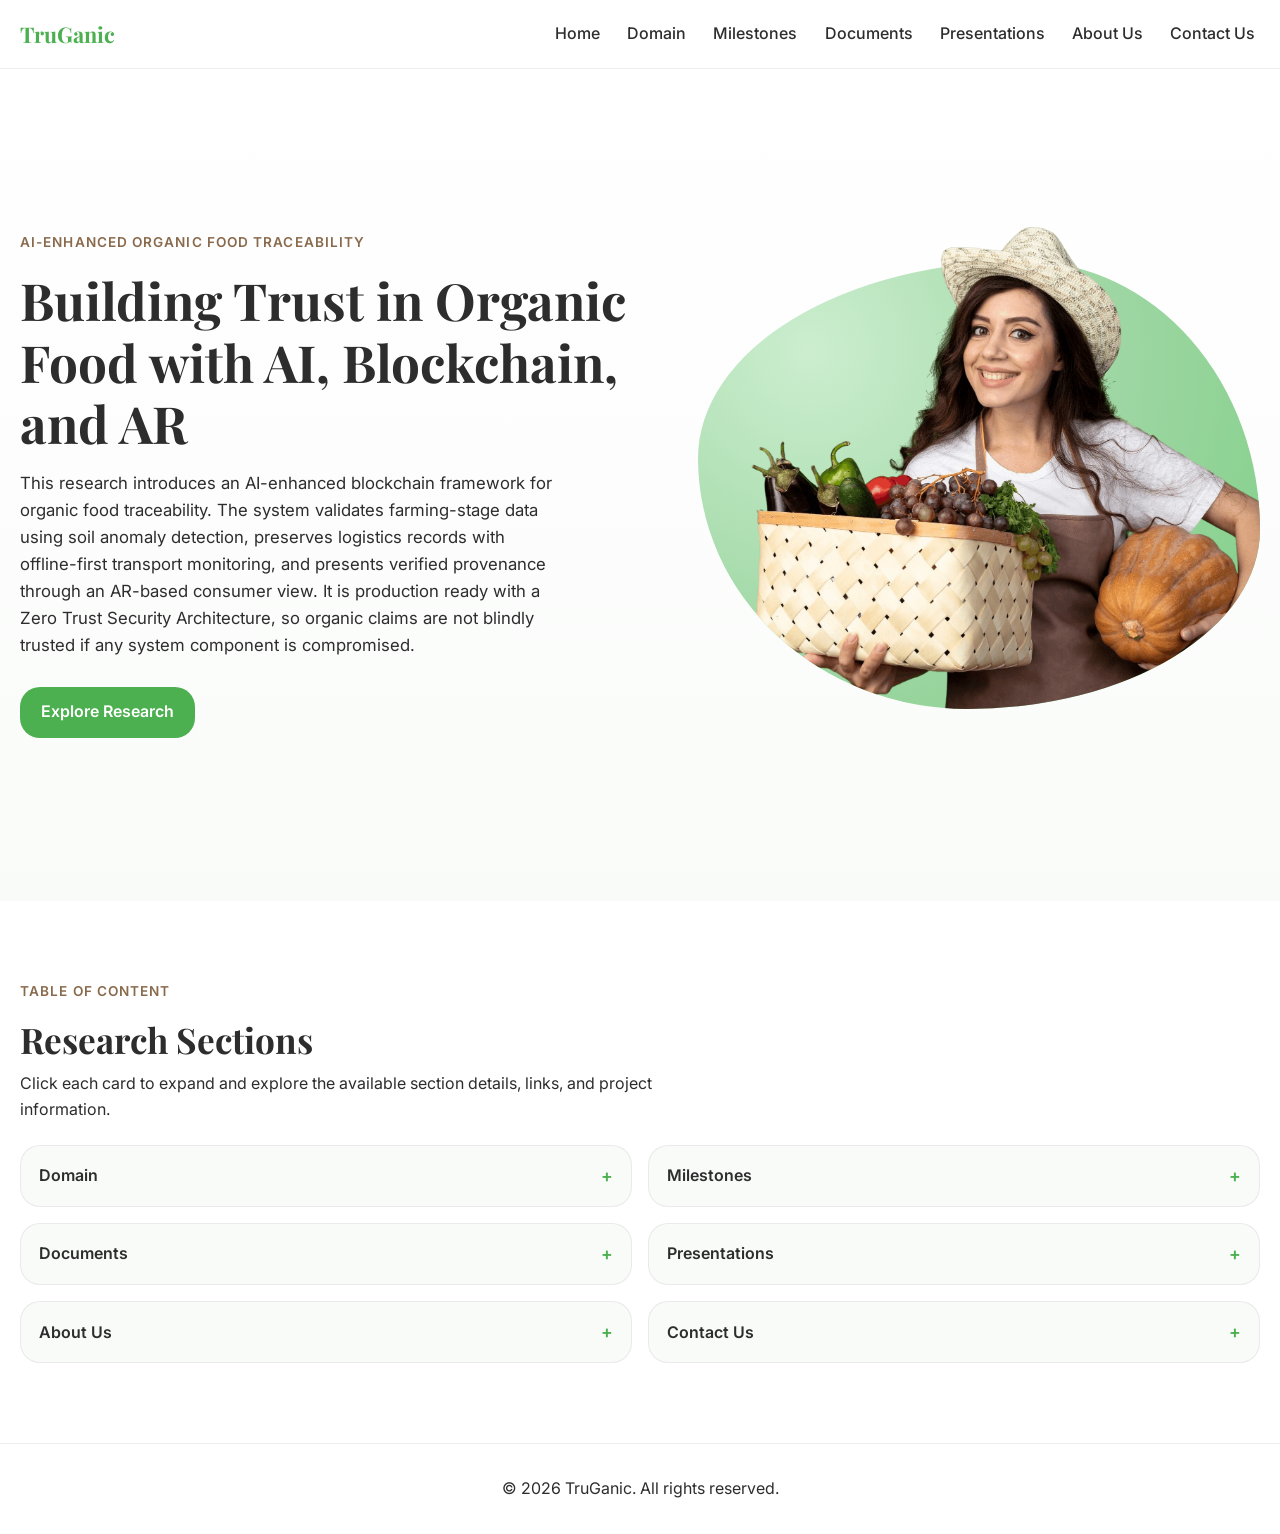
<file: index.html>
<!doctype html>
<html lang="en">
  <head>
    <meta charset="UTF-8" />
    <meta name="viewport" content="width=device-width, initial-scale=1.0" />
    <title>TruGanic | Home</title>
    <meta
      name="description"
      content="Production-ready organic food traceability platform with AI, blockchain, AR, and Zero Trust security architecture."
    />
    <link rel="preconnect" href="https://fonts.googleapis.com" />
    <link rel="preconnect" href="https://fonts.gstatic.com" crossorigin />
    <link
      href="https://fonts.googleapis.com/css2?family=Inter:wght@400;500;600;700&family=Playfair+Display:wght@600;700&display=swap"
      rel="stylesheet"
    />
    <link rel="stylesheet" href="./css/style.css" />
  </head>
  <body>
    <header class="site-header">
      <nav class="navbar container" aria-label="Main navigation">
        <a href="#" class="brand">TruGanic</a>
        <button
          class="nav-toggle"
          type="button"
          aria-expanded="false"
          aria-controls="primary-menu"
        >
          Menu
        </button>
        <ul class="nav-links" id="primary-menu">
          <li><a href="#">Home</a></li>
          <li><a href="./domain.html">Domain</a></li>
          <li><a href="./milestones.html">Milestones</a></li>
          <li><a href="./documents.html">Documents</a></li>
          <li><a href="./presentations.html">Presentations</a></li>
          <li><a href="./about.html">About Us</a></li>
          <li><a href="./contact.html">Contact Us</a></li>
        </ul>
      </nav>
    </header>

    <main>
      <section class="hero section-spacing">
        <div class="hero-inner container">
          <div class="hero-content">
            <p class="eyebrow">AI-Enhanced Organic Food Traceability</p>
            <h1>Building Trust in Organic Food with AI, Blockchain, and AR</h1>
            <p class="hero-text">
              This research introduces an AI-enhanced blockchain framework for
              organic food traceability. The system validates farming-stage
              data using soil anomaly detection, preserves logistics records
              with offline-first transport monitoring, and presents verified
              provenance through an AR-based consumer view. It is production
              ready with a Zero Trust Security Architecture, so organic claims
              are not blindly trusted if any system component is compromised.
            </p>
            <a href="#table-of-content" class="btn-primary">Explore Research</a>
          </div>

          <div class="hero-visual" aria-label="Gardener illustration">
            <div class="blob">
              <div class="blob-bottom-clip" aria-hidden="true">
                <img
                  class="hero-person hero-person-base"
                  src="./assets/images/smiling-young-female-gardener-uniform-wearing-gardening-hat-holds-vegetable-basket-pumpkin-isolated-green-wall-with-copy-space.webp"
                  alt=""
                />
              </div>
              <img
                class="hero-person hero-person-pop"
                src="./assets/images/smiling-young-female-gardener-uniform-wearing-gardening-hat-holds-vegetable-basket-pumpkin-isolated-green-wall-with-copy-space.webp"
                alt="Smiling gardener holding fresh organic produce"
              />
            </div>
          </div>
        </div>
      </section>

      <section id="table-of-content" class="toc section-spacing">
        <div class="container">
          <p class="eyebrow">Table of Content</p>
          <h2 class="toc-title">Research Sections</h2>
          <p class="toc-text">
            Click each card to expand and explore the available section
            details, links, and project information.
          </p>
          <div class="toc-grid">
            <details id="domain-card" class="toc-card">
              <summary>Domain</summary>
              <div class="toc-card-body">
                <p>
                  This section presents the domain details of the project and
                  summarizes the key findings gathered through the literature
                  survey.
                </p>
                <ul class="toc-list">
                  <li>Literature survey</li>
                  <li>Research gap</li>
                  <li>Research problem</li>
                  <li>Research objectives</li>
                  <li>Methodology</li>
                  <li>Technologies used</li>
                </ul>
                <a href="./domain.html" class="toc-more-btn">Go to Section</a>
              </div>
            </details>
            <details id="milestones-card" class="toc-card">
              <summary>Milestones</summary>
              <div class="toc-card-body">
                <p>
                  This section covers all project assessments with assessment
                  details, scheduled date, and allocated marks.
                </p>
                <p class="toc-select-label">
                  Choose an assessment
                </p>
                <div class="modern-select" id="milestone-select">
                  <button
                    type="button"
                    class="modern-select-trigger"
                    aria-expanded="false"
                  >
                    <span class="modern-select-value">Project Proposal</span>
                    <span class="modern-select-chevron" aria-hidden="true"></span>
                  </button>
                  <ul class="modern-select-menu">
                    <li>
                      <button type="button" class="modern-select-option is-active" data-value="proposal">
                        Project Proposal
                      </button>
                    </li>
                    <li>
                      <button type="button" class="modern-select-option" data-value="progress-1">
                        Progress Presentation - 1
                      </button>
                    </li>
                    <li>
                      <button type="button" class="modern-select-option" data-value="progress-2">
                        Progress Presentation - 2
                      </button>
                    </li>
                    <li>
                      <button type="button" class="modern-select-option" data-value="research-paper">
                        Research Paper
                      </button>
                    </li>
                    <li>
                      <button type="button" class="modern-select-option" data-value="final-report">
                        Final Report &amp; Presentation
                      </button>
                    </li>
                    <li>
                      <button type="button" class="modern-select-option" data-value="checklist">
                        CheckList Documents
                      </button>
                    </li>
                    <li>
                      <button type="button" class="modern-select-option" data-value="website">
                        Website
                      </button>
                    </li>
                    <li>
                      <button type="button" class="modern-select-option" data-value="log-book">
                        Log Book
                      </button>
                    </li>
                  </ul>
                </div>
                <div class="milestone-panel">
                  <div class="milestone-item is-active" data-milestone="proposal">
                    <p><strong>Assessment:</strong> Project Proposal</p>
                    <p><strong>Date:</strong> TBA</p>
                    <p><strong>Marks:</strong> TBA</p>
                  </div>
                  <div class="milestone-item" data-milestone="progress-1">
                    <p><strong>Assessment:</strong> Progress Presentation - 1</p>
                    <p><strong>Date:</strong> TBA</p>
                    <p><strong>Marks:</strong> TBA</p>
                  </div>
                  <div class="milestone-item" data-milestone="progress-2">
                    <p><strong>Assessment:</strong> Progress Presentation - 2</p>
                    <p><strong>Date:</strong> TBA</p>
                    <p><strong>Marks:</strong> TBA</p>
                  </div>
                  <div class="milestone-item" data-milestone="research-paper">
                    <p><strong>Assessment:</strong> Research Paper</p>
                    <p><strong>Date:</strong> TBA</p>
                    <p><strong>Marks:</strong> TBA</p>
                  </div>
                  <div class="milestone-item" data-milestone="final-report">
                    <p><strong>Assessment:</strong> Final Report &amp; Presentation</p>
                    <p><strong>Date:</strong> TBA</p>
                    <p><strong>Marks:</strong> TBA</p>
                  </div>
                  <div class="milestone-item" data-milestone="checklist">
                    <p><strong>Assessment:</strong> CheckList Documents</p>
                    <p><strong>Date:</strong> TBA</p>
                    <p><strong>Marks:</strong> TBA</p>
                  </div>
                  <div class="milestone-item" data-milestone="website">
                    <p><strong>Assessment:</strong> Website</p>
                    <p><strong>Date:</strong> TBA</p>
                    <p><strong>Marks:</strong> TBA</p>
                  </div>
                  <div class="milestone-item" data-milestone="log-book">
                    <p><strong>Assessment:</strong> Log Book</p>
                    <p><strong>Date:</strong> TBA</p>
                    <p><strong>Marks:</strong> TBA</p>
                  </div>
                </div>
                <a href="./milestones.html" class="toc-more-btn">Go to Section</a>
              </div>
            </details>
            <details id="documents-card" class="toc-card">
              <summary>Documents</summary>
              <div class="toc-card-body">
                <p>
                  This section lists produced and pending project documents.
                  Links are provided for users to view each item.
                </p>
                <ul class="toc-list">
                  <li><a href="./documents.html#project-charter">Project Charter</a></li>
                  <li><a href="./documents.html#project-taf">Project TAF</a></li>
                  <li><a href="./documents.html#project-proposals">Project Proposals</a></li>
                  <li><a href="./documents.html#final-reports">Final Reports</a></li>
                  <li><a href="./documents.html#log-books">Log Books</a></li>
                  <li><a href="./documents.html#research-paper">Research Paper</a></li>
                </ul>
                <a href="./documents.html" class="toc-more-btn">Go to Section</a>
              </div>
            </details>
            <details id="presentations-card" class="toc-card">
              <summary>Presentations</summary>
              <div class="toc-card-body">
                <p>
                  This section provides slides used in past presentations and
                  keeps provision for future presentation uploads.
                </p>
                <ul class="toc-list">
                  <li><a href="./presentations.html#proposal-presentation">Proposal Presentation</a></li>
                  <li><a href="./presentations.html#progress-presentation-1">Progress Presentation - 1</a></li>
                  <li><a href="./presentations.html#progress-presentation-2">Progress Presentation - 2</a></li>
                  <li><a href="./presentations.html#final-presentation">Final Presentation</a></li>
                </ul>
                <a href="./presentations.html" class="toc-more-btn">Go to Section</a>
              </div>
            </details>
            <details id="about-card" class="toc-card">
              <summary>About Us</summary>
              <div class="toc-card-body">
                <p>
                  This section introduces the team and key background
                  information related to the project members.
                </p>
                <ul class="toc-list">
                  <li>Group members</li>
                  <li>Identification photograph</li>
                  <li>Contact details</li>
                  <li>Relevant information</li>
                </ul>
                <a href="./about.html" class="toc-more-btn">Go to Section</a>
              </div>
            </details>
            <details id="contact-card" class="toc-card">
              <summary>Contact Us</summary>
              <div class="toc-card-body">
                <p>
                  This section provides general communication channels for
                  project inquiries and stakeholder coordination.
                </p>
                <ul class="toc-list">
                  <li>General contact phone numbers</li>
                  <li>General contact e-mail addresses</li>
                  <li>General e-mail template</li>
                </ul>
                <a href="./contact.html" class="toc-more-btn">Go to Section</a>
              </div>
            </details>
          </div>
        </div>
      </section>
    </main>

    <footer class="site-footer">
      <div class="container">
        <p>&copy; 2026 TruGanic. All rights reserved.</p>
      </div>
    </footer>

    <script src="./js/main.js"></script>
  </body>
</html>
</file>
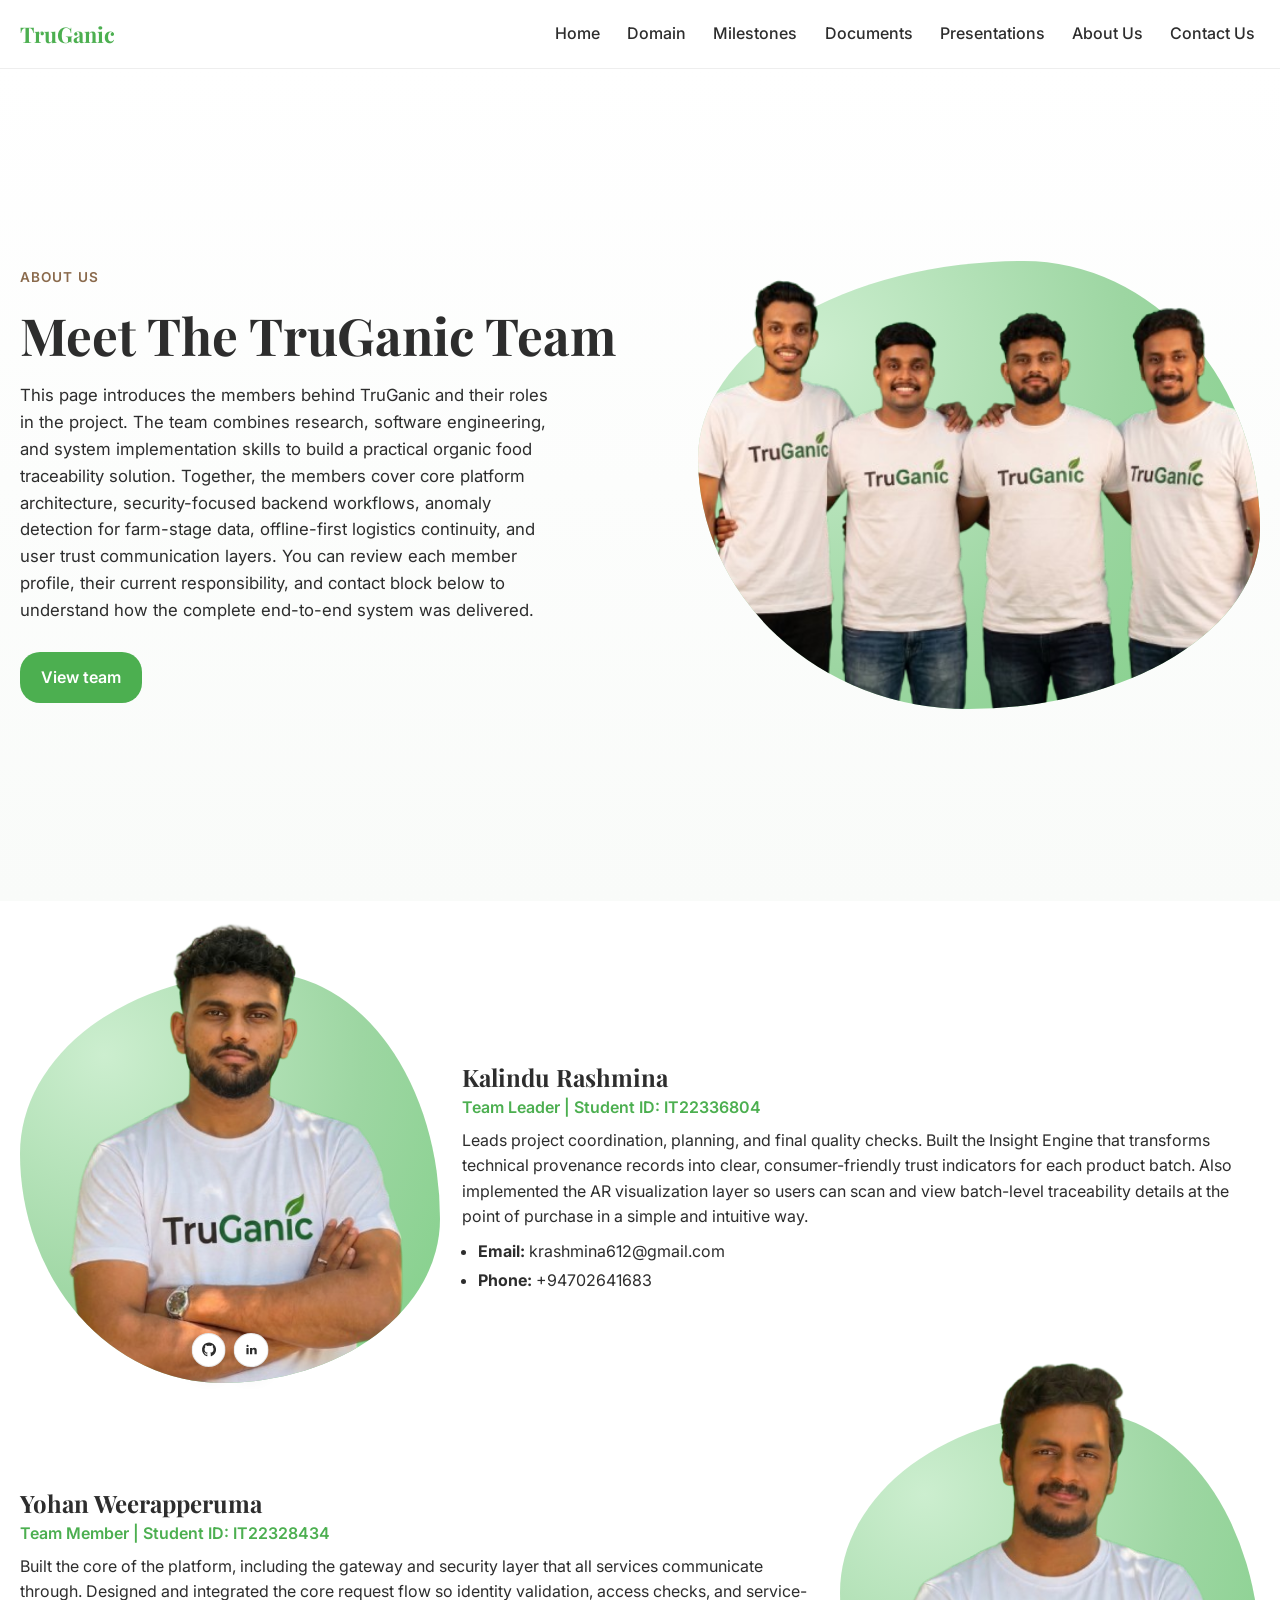
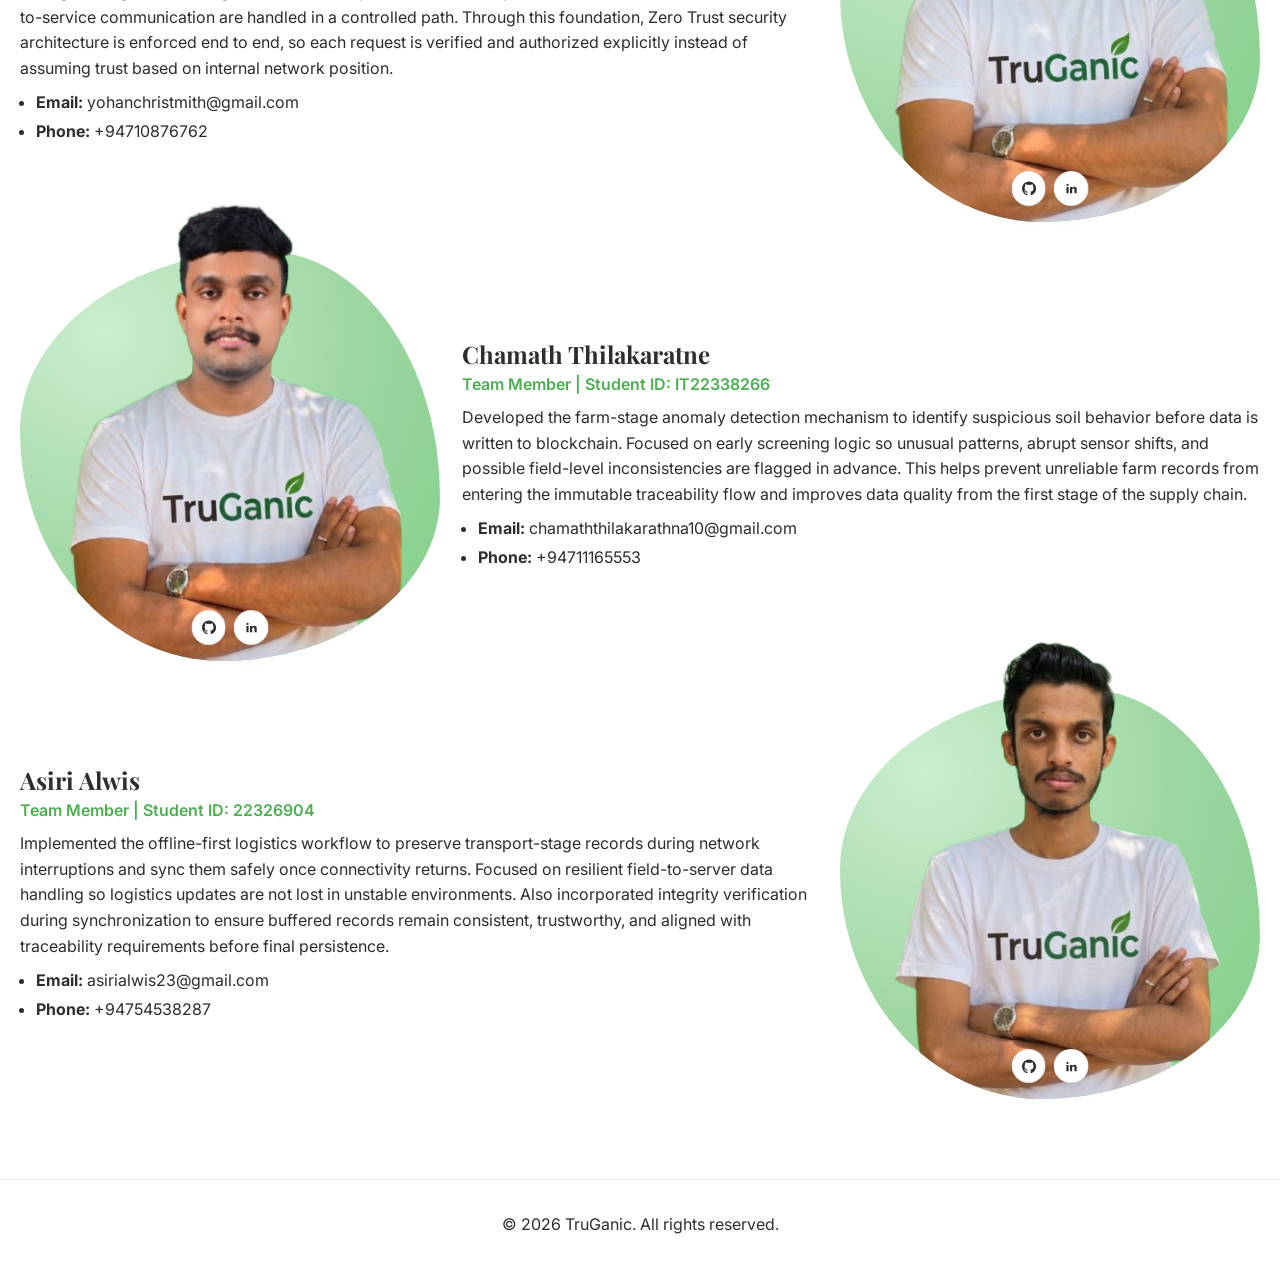
<file: about.html>
<!doctype html>
<html lang="en">
  <head>
    <meta charset="UTF-8" />
    <meta name="viewport" content="width=device-width, initial-scale=1.0" />
    <title>TruGanic | About Us</title>
    <meta
      name="description"
      content="About the TruGanic project team, including member profiles and contact information."
    />
    <link rel="preconnect" href="https://fonts.googleapis.com" />
    <link rel="preconnect" href="https://fonts.gstatic.com" crossorigin />
    <link
      href="https://fonts.googleapis.com/css2?family=Inter:wght@400;500;600;700&family=Playfair+Display:wght@600;700&display=swap"
      rel="stylesheet"
    />
    <link rel="stylesheet" href="./css/style.css" />
  </head>
  <body>
    <header class="site-header">
      <nav class="navbar container" aria-label="Main navigation">
        <a href="./index.html" class="brand">TruGanic</a>
        <button
          class="nav-toggle"
          type="button"
          aria-expanded="false"
          aria-controls="primary-menu"
        >
          Menu
        </button>
        <ul class="nav-links" id="primary-menu">
          <li><a href="./index.html">Home</a></li>
          <li><a href="./domain.html">Domain</a></li>
          <li><a href="./milestones.html">Milestones</a></li>
          <li><a href="./documents.html">Documents</a></li>
          <li><a href="./presentations.html">Presentations</a></li>
          <li><a href="./about.html" aria-current="page">About Us</a></li>
          <li><a href="./contact.html">Contact Us</a></li>
        </ul>
      </nav>
    </header>

    <main>
      <section class="hero hero--about section-spacing">
        <div class="hero-inner container">
          <div class="hero-content">
            <p class="eyebrow">About Us</p>
            <h1>Meet The TruGanic Team</h1>
            <p class="hero-text">
              This page introduces the members behind TruGanic and their roles in
              the project. The team combines research, software engineering, and
              system implementation skills to build a practical organic food
              traceability solution. Together, the members cover core platform
              architecture, security-focused backend workflows, anomaly detection
              for farm-stage data, offline-first logistics continuity, and user
              trust communication layers. You can review each member profile,
              their current responsibility, and contact block below to understand
              how the complete end-to-end system was delivered.
            </p>
            <a href="#team-members" class="btn-primary">View team</a>
          </div>
          <div class="hero-visual" aria-label="TruGanic team portrait">
            <div class="blob">
              <div class="blob-bottom-clip" aria-hidden="true">
                <img
                  class="hero-person hero-person-base"
                  src="./assets/images/aboutusHero.png"
                  alt=""
                />
              </div>
              <img
                class="hero-person hero-person-pop"
                src="./assets/images/aboutusHero.png"
                alt="TruGanic project team group photo"
              />
            </div>
          </div>
        </div>
      </section>

      <section class="about-team section-spacing" id="team-members">
        <div class="container">
          <div class="team-members">
            <article class="team-member-card" id="kalindu-member">
              <div class="team-member-photo-wrap">
                <div class="team-member-photo-clip" aria-hidden="true">
                  <img
                    class="team-member-photo team-member-photo-base"
                    src="./assets/images/kalindu.png"
                    alt=""
                  />
                </div>
                <img
                  class="team-member-photo team-member-photo-pop"
                  src="./assets/images/kalindu.png"
                  alt="Kalindu profile photo"
                />
                <div class="team-member-social">
                  <a href="https://github.com/k-rashmina" class="social-icon-link" target="_blank" rel="noopener noreferrer" aria-label="Kalindu GitHub">
                    <svg viewBox="0 0 24 24" aria-hidden="true"><path d="M12 2a10 10 0 0 0-3.16 19.49c.5.09.68-.22.68-.48v-1.87c-2.78.61-3.37-1.18-3.37-1.18-.45-1.15-1.1-1.45-1.1-1.45-.9-.62.07-.61.07-.61 1 .07 1.52 1.02 1.52 1.02.88 1.5 2.31 1.07 2.87.82.09-.64.35-1.07.63-1.32-2.22-.25-4.55-1.11-4.55-4.93 0-1.09.39-1.99 1.02-2.69-.1-.25-.44-1.28.1-2.66 0 0 .83-.27 2.72 1.03a9.43 9.43 0 0 1 4.96 0c1.89-1.3 2.72-1.03 2.72-1.03.54 1.38.2 2.41.1 2.66.64.7 1.02 1.6 1.02 2.69 0 3.83-2.33 4.67-4.56 4.92.36.31.67.92.67 1.86V21c0 .27.18.58.69.48A10 10 0 0 0 12 2Z"/></svg>
                  </a>
                  <a href="https://www.linkedin.com/in/kalindu-rashmina/" class="social-icon-link" target="_blank" rel="noopener noreferrer" aria-label="Kalindu LinkedIn">
                    <svg viewBox="0 0 24 24" aria-hidden="true"><path d="M6.94 8.5a1.56 1.56 0 1 1 0-3.12 1.56 1.56 0 0 1 0 3.12ZM8.5 10H5.38v8.62H8.5V10Zm5 0H10.4v8.62h3.1v-4.53c0-2.52 3.28-2.72 3.28 0v4.53h3.12V13c0-4.24-4.8-4.08-6.4-2v-1Z"/></svg>
                  </a>
                </div>
              </div>
              <div class="team-member-content">
                <h2 class="team-member-name">Kalindu Rashmina</h2>
                <p class="team-role">Team Leader | Student ID: IT22336804</p>
                <p class="team-description">
                  Leads project coordination, planning, and final quality checks.
                  Built the Insight Engine that transforms technical provenance
                  records into clear, consumer-friendly trust indicators for each
                  product batch. Also implemented the AR visualization layer so
                  users can scan and view batch-level traceability details at the
                  point of purchase in a simple and intuitive way.
                </p>
                <ul class="team-contact-list">
                  <li><strong>Email:</strong> krashmina612@gmail.com</li>
                  <li><strong>Phone:</strong> +94702641683</li>
                </ul>
              </div>
            </article>

            <article class="team-member-card" id="yohan-member">
              <div class="team-member-photo-wrap">
                <div class="team-member-photo-clip" aria-hidden="true">
                  <img
                    class="team-member-photo team-member-photo-base"
                    src="./assets/images/yohan.png"
                    alt=""
                  />
                </div>
                <img
                  class="team-member-photo team-member-photo-pop"
                  src="./assets/images/yohan.png"
                  alt="Yohan profile photo"
                />
                <div class="team-member-social">
                  <a href="https://github.com/Yohan-Christmith" class="social-icon-link" target="_blank" rel="noopener noreferrer" aria-label="Yohan GitHub">
                    <svg viewBox="0 0 24 24" aria-hidden="true"><path d="M12 2a10 10 0 0 0-3.16 19.49c.5.09.68-.22.68-.48v-1.87c-2.78.61-3.37-1.18-3.37-1.18-.45-1.15-1.1-1.45-1.1-1.45-.9-.62.07-.61.07-.61 1 .07 1.52 1.02 1.52 1.02.88 1.5 2.31 1.07 2.87.82.09-.64.35-1.07.63-1.32-2.22-.25-4.55-1.11-4.55-4.93 0-1.09.39-1.99 1.02-2.69-.1-.25-.44-1.28.1-2.66 0 0 .83-.27 2.72 1.03a9.43 9.43 0 0 1 4.96 0c1.89-1.3 2.72-1.03 2.72-1.03.54 1.38.2 2.41.1 2.66.64.7 1.02 1.6 1.02 2.69 0 3.83-2.33 4.67-4.56 4.92.36.31.67.92.67 1.86V21c0 .27.18.58.69.48A10 10 0 0 0 12 2Z"/></svg>
                  </a>
                  <a href="https://www.linkedin.com/in/yohanchristmith" class="social-icon-link" target="_blank" rel="noopener noreferrer" aria-label="Yohan LinkedIn">
                    <svg viewBox="0 0 24 24" aria-hidden="true"><path d="M6.94 8.5a1.56 1.56 0 1 1 0-3.12 1.56 1.56 0 0 1 0 3.12ZM8.5 10H5.38v8.62H8.5V10Zm5 0H10.4v8.62h3.1v-4.53c0-2.52 3.28-2.72 3.28 0v4.53h3.12V13c0-4.24-4.8-4.08-6.4-2v-1Z"/></svg>
                  </a>
                </div>
              </div>
              <div class="team-member-content">
                <h2 class="team-member-name">Yohan Weerapperuma</h2>
                <p class="team-role">Team Member | Student ID: IT22328434</p>
                <p class="team-description">
                  Built the core of the platform, including the gateway and
                  security layer that all services communicate through. Designed
                  and integrated the core request flow so identity validation,
                  access checks, and service-to-service communication are handled
                  in a controlled path. Through this foundation, Zero Trust
                  security architecture is enforced end to end, so each request is
                  verified and authorized explicitly instead of assuming trust
                  based on internal network position.
                </p>
                <ul class="team-contact-list">
                  <li><strong>Email:</strong> yohanchristmith@gmail.com</li>
                  <li><strong>Phone:</strong> +94710876762</li>
                </ul>
              </div>
            </article>

            <article class="team-member-card" id="chamath-member">
              <div class="team-member-photo-wrap">
                <div class="team-member-photo-clip" aria-hidden="true">
                  <img
                    class="team-member-photo team-member-photo-base"
                    src="./assets/images/chamath.png"
                    alt=""
                  />
                </div>
                <img
                  class="team-member-photo team-member-photo-pop"
                  src="./assets/images/chamath.png"
                  alt="Chamath profile photo"
                />
                <div class="team-member-social">
                  <a href="https://github.com/ChamathNT" class="social-icon-link" target="_blank" rel="noopener noreferrer" aria-label="Chamath GitHub">
                    <svg viewBox="0 0 24 24" aria-hidden="true"><path d="M12 2a10 10 0 0 0-3.16 19.49c.5.09.68-.22.68-.48v-1.87c-2.78.61-3.37-1.18-3.37-1.18-.45-1.15-1.1-1.45-1.1-1.45-.9-.62.07-.61.07-.61 1 .07 1.52 1.02 1.52 1.02.88 1.5 2.31 1.07 2.87.82.09-.64.35-1.07.63-1.32-2.22-.25-4.55-1.11-4.55-4.93 0-1.09.39-1.99 1.02-2.69-.1-.25-.44-1.28.1-2.66 0 0 .83-.27 2.72 1.03a9.43 9.43 0 0 1 4.96 0c1.89-1.3 2.72-1.03 2.72-1.03.54 1.38.2 2.41.1 2.66.64.7 1.02 1.6 1.02 2.69 0 3.83-2.33 4.67-4.56 4.92.36.31.67.92.67 1.86V21c0 .27.18.58.69.48A10 10 0 0 0 12 2Z"/></svg>
                  </a>
                  <a href="https://www.linkedin.com/in/chamath-thilakarathna-a3503a25a" class="social-icon-link" target="_blank" rel="noopener noreferrer" aria-label="Chamath LinkedIn">
                    <svg viewBox="0 0 24 24" aria-hidden="true"><path d="M6.94 8.5a1.56 1.56 0 1 1 0-3.12 1.56 1.56 0 0 1 0 3.12ZM8.5 10H5.38v8.62H8.5V10Zm5 0H10.4v8.62h3.1v-4.53c0-2.52 3.28-2.72 3.28 0v4.53h3.12V13c0-4.24-4.8-4.08-6.4-2v-1Z"/></svg>
                  </a>
                </div>
              </div>
              <div class="team-member-content">
                <h2 class="team-member-name">Chamath Thilakaratne</h2>
                <p class="team-role">Team Member | Student ID: IT22338266</p>
                <p class="team-description">
                  Developed the farm-stage anomaly detection mechanism to identify
                  suspicious soil behavior before data is written to blockchain.
                  Focused on early screening logic so unusual patterns, abrupt
                  sensor shifts, and possible field-level inconsistencies are
                  flagged in advance. This helps prevent unreliable farm records
                  from entering the immutable traceability flow and improves data
                  quality from the first stage of the supply chain.
                </p>
                <ul class="team-contact-list">
                  <li><strong>Email:</strong> chamaththilakarathna10@gmail.com</li>
                  <li><strong>Phone:</strong> +94711165553</li>
                </ul>
              </div>
            </article>

            <article class="team-member-card" id="asiri-member">
              <div class="team-member-photo-wrap">
                <div class="team-member-photo-clip" aria-hidden="true">
                  <img
                    class="team-member-photo team-member-photo-base"
                    src="./assets/images/asiri.png"
                    alt=""
                  />
                </div>
                <img
                  class="team-member-photo team-member-photo-pop"
                  src="./assets/images/asiri.png"
                  alt="Asiri profile photo"
                />
                <div class="team-member-social">
                  <a href="https://github.com/asirialwis" class="social-icon-link" target="_blank" rel="noopener noreferrer" aria-label="Asiri GitHub">
                    <svg viewBox="0 0 24 24" aria-hidden="true"><path d="M12 2a10 10 0 0 0-3.16 19.49c.5.09.68-.22.68-.48v-1.87c-2.78.61-3.37-1.18-3.37-1.18-.45-1.15-1.1-1.45-1.1-1.45-.9-.62.07-.61.07-.61 1 .07 1.52 1.02 1.52 1.02.88 1.5 2.31 1.07 2.87.82.09-.64.35-1.07.63-1.32-2.22-.25-4.55-1.11-4.55-4.93 0-1.09.39-1.99 1.02-2.69-.1-.25-.44-1.28.1-2.66 0 0 .83-.27 2.72 1.03a9.43 9.43 0 0 1 4.96 0c1.89-1.3 2.72-1.03 2.72-1.03.54 1.38.2 2.41.1 2.66.64.7 1.02 1.6 1.02 2.69 0 3.83-2.33 4.67-4.56 4.92.36.31.67.92.67 1.86V21c0 .27.18.58.69.48A10 10 0 0 0 12 2Z"/></svg>
                  </a>
                  <a href="https://www.linkedin.com/in/asiri-alwis/" class="social-icon-link" target="_blank" rel="noopener noreferrer" aria-label="Asiri LinkedIn">
                    <svg viewBox="0 0 24 24" aria-hidden="true"><path d="M6.94 8.5a1.56 1.56 0 1 1 0-3.12 1.56 1.56 0 0 1 0 3.12ZM8.5 10H5.38v8.62H8.5V10Zm5 0H10.4v8.62h3.1v-4.53c0-2.52 3.28-2.72 3.28 0v4.53h3.12V13c0-4.24-4.8-4.08-6.4-2v-1Z"/></svg>
                  </a>
                </div>
              </div>
              <div class="team-member-content">
                <h2 class="team-member-name">Asiri Alwis</h2>
                <p class="team-role">Team Member | Student ID: 22326904</p>
                <p class="team-description">
                  Implemented the offline-first logistics workflow to preserve
                  transport-stage records during network interruptions and sync
                  them safely once connectivity returns. Focused on resilient
                  field-to-server data handling so logistics updates are not lost
                  in unstable environments. Also incorporated integrity
                  verification during synchronization to ensure buffered records
                  remain consistent, trustworthy, and aligned with traceability
                  requirements before final persistence.
                </p>
                <ul class="team-contact-list">
                  <li><strong>Email:</strong> asirialwis23@gmail.com</li>
                  <li><strong>Phone:</strong> +94754538287</li>
                </ul>
              </div>
            </article>
          </div>
        </div>
      </section>
    </main>

    <footer class="site-footer">
      <div class="container">
        <p>&copy; 2026 TruGanic. All rights reserved.</p>
      </div>
    </footer>

    <script src="./js/main.js"></script>
  </body>
</html>
</file>
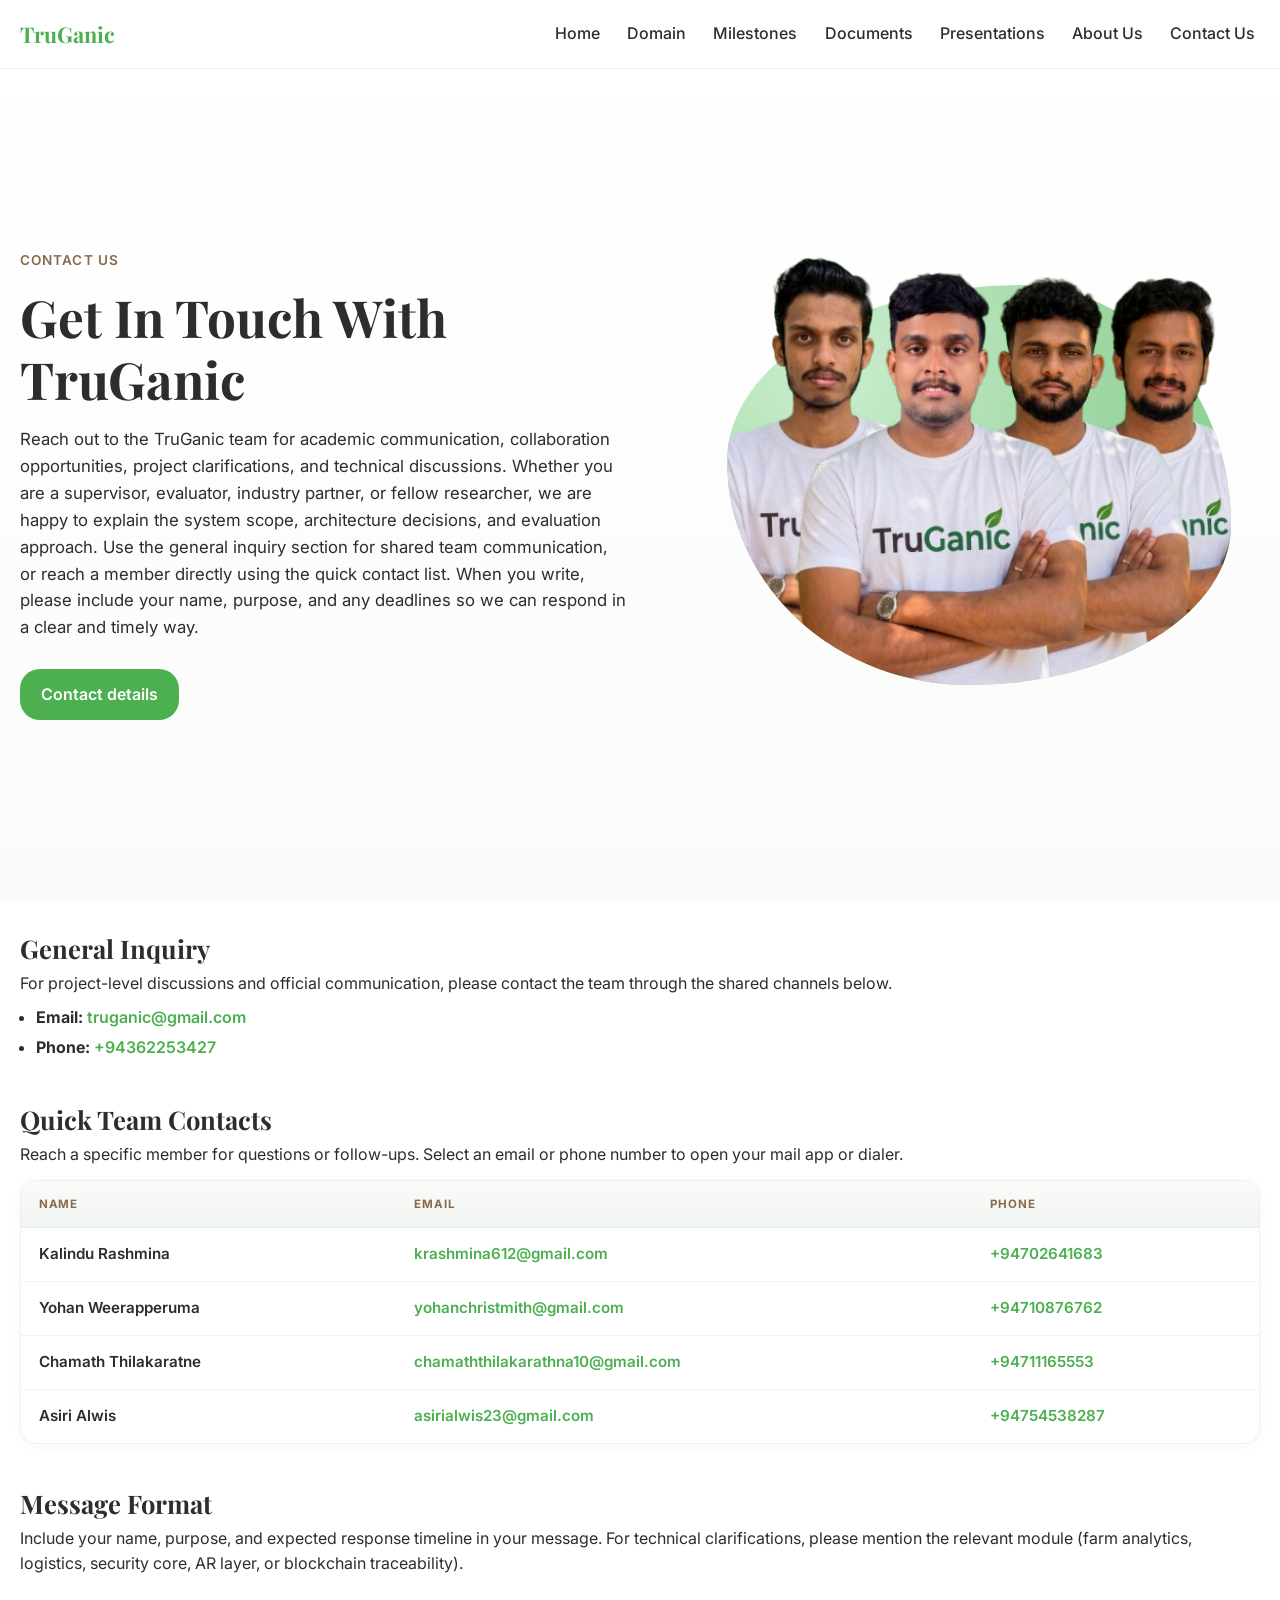
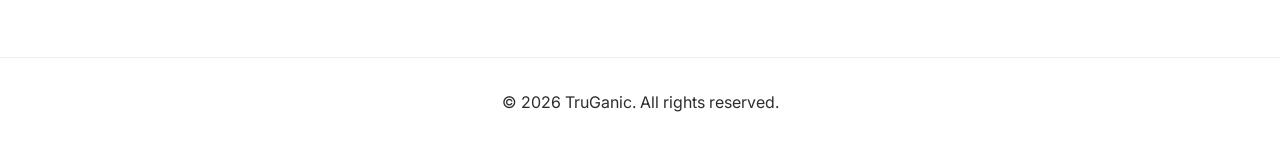
<file: contact.html>
<!doctype html>
<html lang="en">
  <head>
    <meta charset="UTF-8" />
    <meta name="viewport" content="width=device-width, initial-scale=1.0" />
    <title>TruGanic | Contact Us</title>
    <meta
      name="description"
      content="Contact the TruGanic team for project inquiries, collaboration, and academic communication."
    />
    <link rel="preconnect" href="https://fonts.googleapis.com" />
    <link rel="preconnect" href="https://fonts.gstatic.com" crossorigin />
    <link
      href="https://fonts.googleapis.com/css2?family=Inter:wght@400;500;600;700&family=Playfair+Display:wght@600;700&display=swap"
      rel="stylesheet"
    />
    <link rel="stylesheet" href="./css/style.css" />
  </head>
  <body>
    <header class="site-header">
      <nav class="navbar container" aria-label="Main navigation">
        <a href="./index.html" class="brand">TruGanic</a>
        <button
          class="nav-toggle"
          type="button"
          aria-expanded="false"
          aria-controls="primary-menu"
        >
          Menu
        </button>
        <ul class="nav-links" id="primary-menu">
          <li><a href="./index.html">Home</a></li>
          <li><a href="./domain.html">Domain</a></li>
          <li><a href="./milestones.html">Milestones</a></li>
          <li><a href="./documents.html">Documents</a></li>
          <li><a href="./presentations.html">Presentations</a></li>
          <li><a href="./about.html">About Us</a></li>
          <li><a href="./contact.html" aria-current="page">Contact Us</a></li>
        </ul>
      </nav>
    </header>

    <main>
      <section class="hero hero--contact section-spacing">
        <div class="hero-inner container">
          <div class="hero-content">
            <p class="eyebrow">Contact Us</p>
            <h1>Get In Touch With TruGanic</h1>
            <p class="hero-text">
              Reach out to the TruGanic team for academic communication,
              collaboration opportunities, project clarifications, and technical
              discussions. Whether you are a supervisor, evaluator, industry
              partner, or fellow researcher, we are happy to explain the system
              scope, architecture decisions, and evaluation approach. Use the
              general inquiry section for shared team communication, or reach a
              member directly using the quick contact list. When you write, please
              include your name, purpose, and any deadlines so we can respond in a
              clear and timely way.
            </p>
            <a href="#contact-channels" class="btn-primary">Contact details</a>
          </div>
          <div class="hero-visual" aria-label="TruGanic team contact illustration">
            <div class="blob">
              <div class="blob-bottom-clip" aria-hidden="true">
                <img
                  class="hero-person hero-person-base"
                  src="./assets/images/contactusHero.png"
                  alt=""
                />
              </div>
              <img
                class="hero-person hero-person-pop"
                src="./assets/images/contactusHero.png"
                alt="TruGanic team group image"
              />
            </div>
          </div>
        </div>
      </section>

      <section class="contact-sections section-spacing" id="contact-channels">
        <div class="container contact-flow">
          <article class="contact-card">
            <h2>General Inquiry</h2>
            <p>
              For project-level discussions and official communication, please
              contact the team through the shared channels below.
            </p>
            <ul class="contact-list">
              <li>
                <strong>Email:</strong>
                <a href="mailto:truganic@gmail.com">truganic@gmail.com</a>
              </li>
              <li>
                <strong>Phone:</strong>
                <a href="tel:+94362253427">+94362253427</a>
              </li>
            </ul>
          </article>

          <article class="contact-card">
            <h2>Quick Team Contacts</h2>
            <p>
              Reach a specific member for questions or follow-ups. Select an email
              or phone number to open your mail app or dialer.
            </p>
            <div class="contact-table-wrap">
              <table class="contact-table">
                <thead>
                  <tr>
                    <th scope="col">Name</th>
                    <th scope="col">Email</th>
                    <th scope="col">Phone</th>
                  </tr>
                </thead>
                <tbody>
                  <tr>
                    <td>Kalindu Rashmina</td>
                    <td>
                      <a href="mailto:krashmina612@gmail.com">krashmina612@gmail.com</a>
                    </td>
                    <td>
                      <a href="tel:+94702641683">+94702641683</a>
                    </td>
                  </tr>
                  <tr>
                    <td>Yohan Weerapperuma</td>
                    <td>
                      <a href="mailto:yohanchristmith@gmail.com">yohanchristmith@gmail.com</a>
                    </td>
                    <td>
                      <a href="tel:+94710876762">+94710876762</a>
                    </td>
                  </tr>
                  <tr>
                    <td>Chamath Thilakaratne</td>
                    <td>
                      <a href="mailto:chamaththilakarathna10@gmail.com">chamaththilakarathna10@gmail.com</a>
                    </td>
                    <td>
                      <a href="tel:+94711165553">+94711165553</a>
                    </td>
                  </tr>
                  <tr>
                    <td>Asiri Alwis</td>
                    <td>
                      <a href="mailto:asirialwis23@gmail.com">asirialwis23@gmail.com</a>
                    </td>
                    <td>
                      <a href="tel:+94754538287">+94754538287</a>
                    </td>
                  </tr>
                </tbody>
              </table>
            </div>
          </article>

          <article class="contact-card contact-note">
            <h2>Message Format</h2>
            <p>
              Include your name, purpose, and expected response timeline in your
              message. For technical clarifications, please mention the relevant
              module (farm analytics, logistics, security core, AR layer, or
              blockchain traceability).
            </p>
          </article>
        </div>
      </section>
    </main>

    <footer class="site-footer">
      <div class="container">
        <p>&copy; 2026 TruGanic. All rights reserved.</p>
      </div>
    </footer>

    <script src="./js/main.js"></script>
  </body>
</html>
</file>
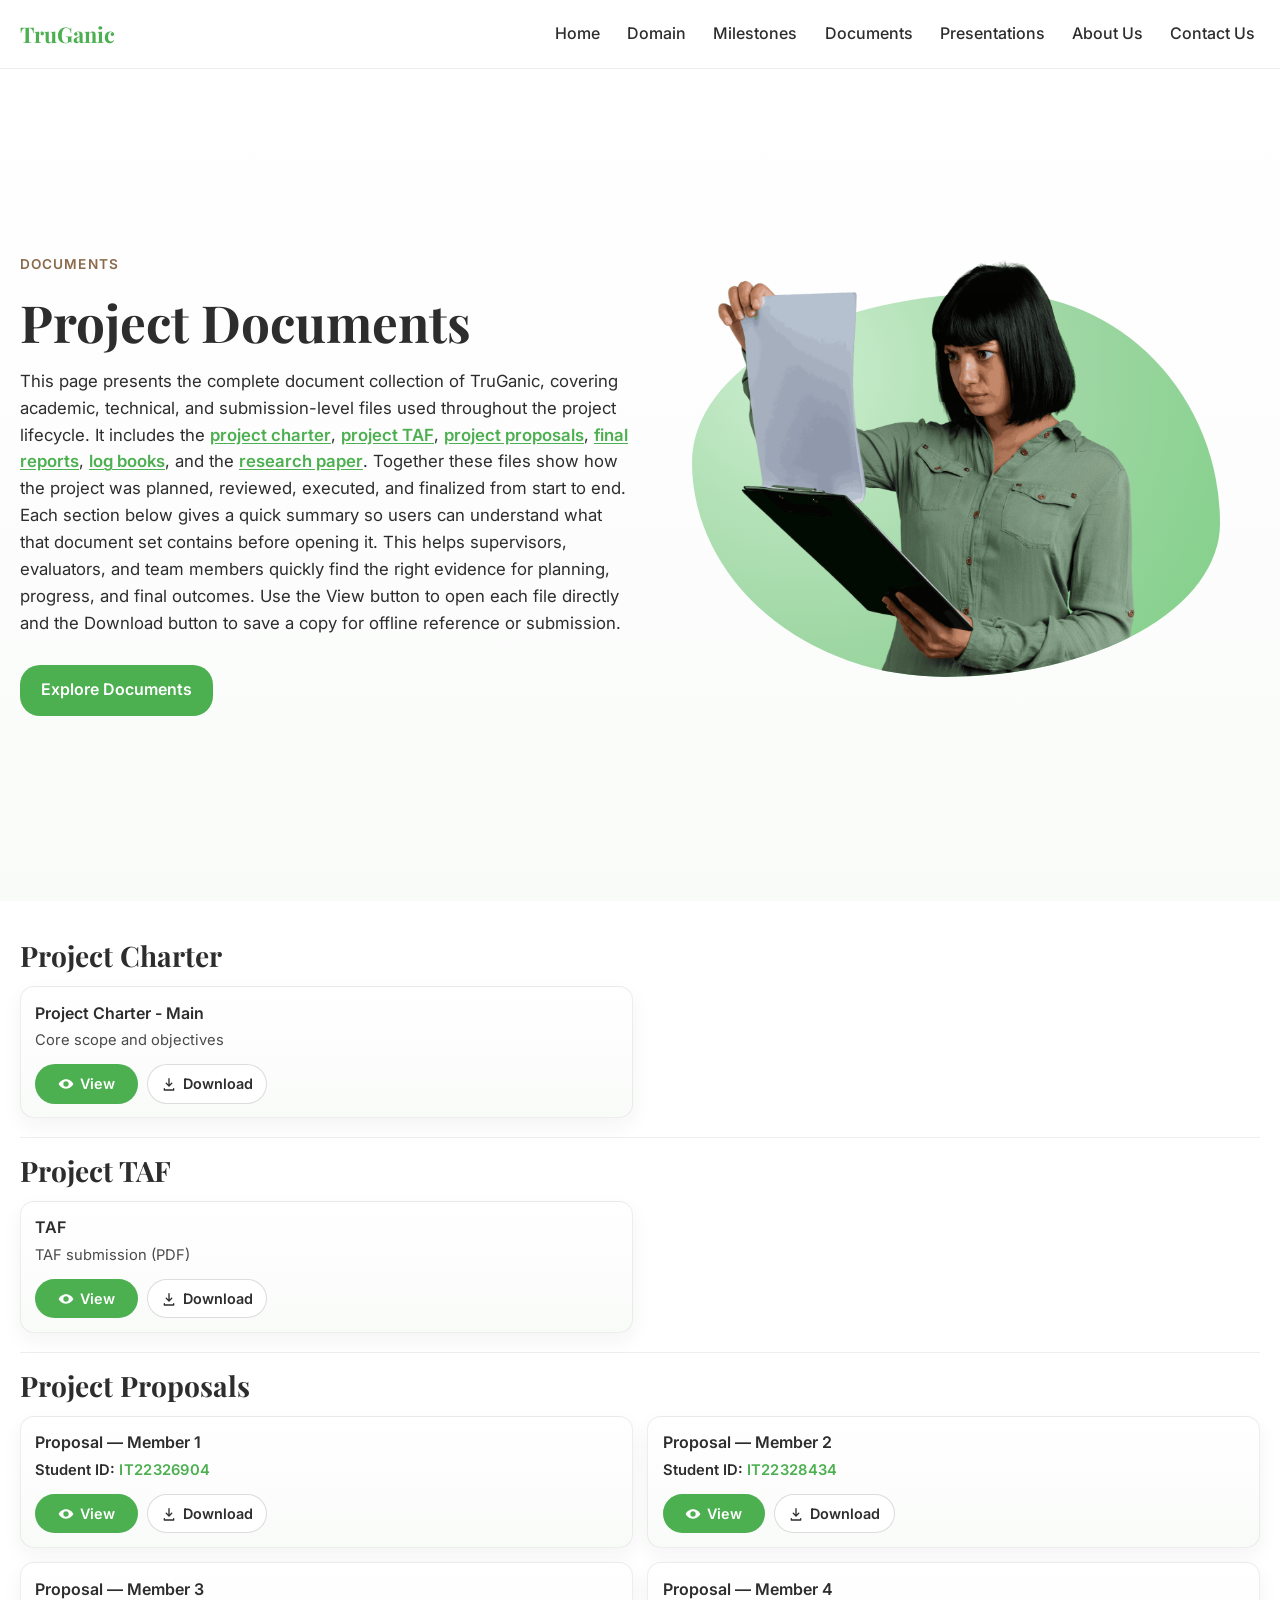
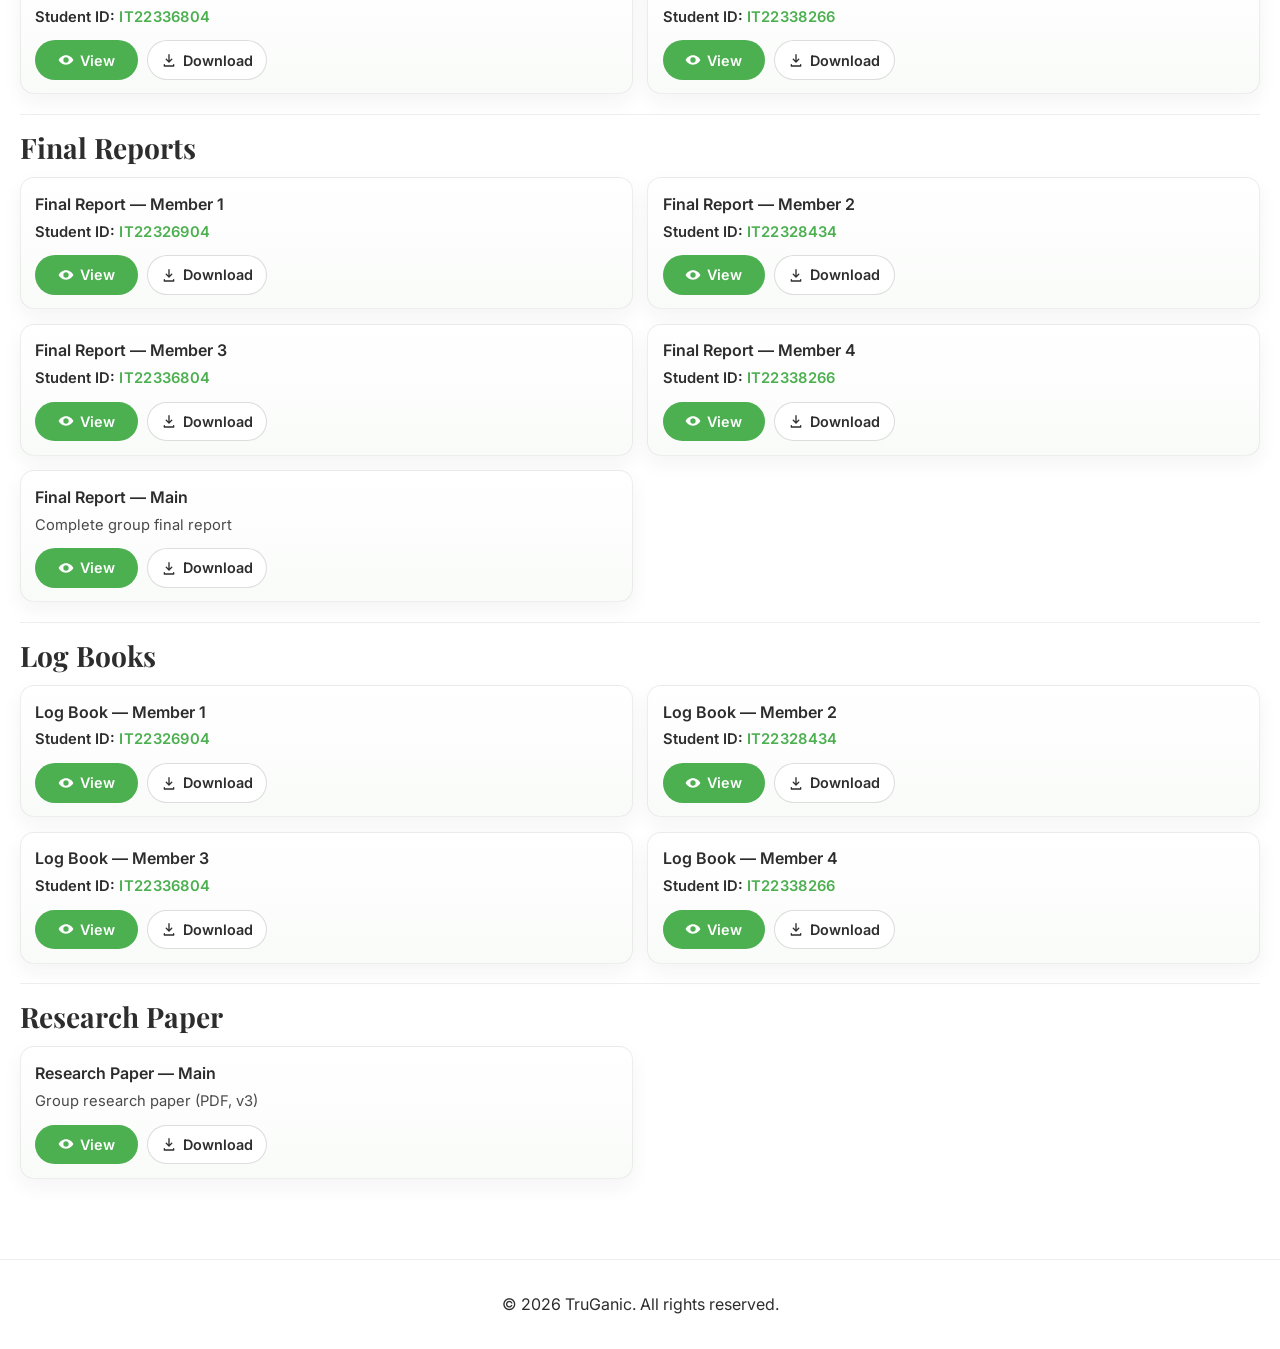
<file: documents.html>
<!doctype html>
<html lang="en">
  <head>
    <meta charset="UTF-8" />
    <meta name="viewport" content="width=device-width, initial-scale=1.0" />
    <title>TruGanic | Documents</title>
    <meta
      name="description"
      content="TruGanic project documents with view and download actions for charter, TAF, proposals, reports, log books, and research paper."
    />
    <link rel="preconnect" href="https://fonts.googleapis.com" />
    <link rel="preconnect" href="https://fonts.gstatic.com" crossorigin />
    <link
      href="https://fonts.googleapis.com/css2?family=Inter:wght@400;500;600;700&family=Playfair+Display:wght@600;700&display=swap"
      rel="stylesheet"
    />
    <link rel="stylesheet" href="./css/style.css" />
  </head>
  <body>
    <header class="site-header">
      <nav class="navbar container" aria-label="Main navigation">
        <a href="./index.html" class="brand">TruGanic</a>
        <button
          class="nav-toggle"
          type="button"
          aria-expanded="false"
          aria-controls="primary-menu"
        >
          Menu
        </button>
        <ul class="nav-links" id="primary-menu">
          <li><a href="./index.html">Home</a></li>
          <li><a href="./domain.html">Domain</a></li>
          <li><a href="./milestones.html">Milestones</a></li>
          <li><a href="./documents.html">Documents</a></li>
          <li><a href="./presentations.html">Presentations</a></li>
          <li><a href="./about.html">About Us</a></li>
          <li><a href="./contact.html">Contact Us</a></li>
        </ul>
      </nav>
    </header>

    <main>
      <section class="documents-hero section-spacing">
        <div class="container domain-hero-layout">
          <div class="domain-hero-content">
            <p class="eyebrow">Documents</p>
            <h1 class="domain-title">Project Documents</h1>
            <p class="domain-intro">
              This page presents the complete document collection of TruGanic,
              covering academic, technical, and submission-level files used
              throughout the project lifecycle. It includes the
              <a href="#project-charter">project charter</a>,
              <a href="#project-taf">project TAF</a>,
              <a href="#project-proposals">project proposals</a>,
              <a href="#final-reports">final reports</a>,
              <a href="#log-books">log books</a>, and the
              <a href="#research-paper">research paper</a>. Together these files
              show how the project was planned, reviewed, executed, and finalized
              from start to end. Each section below gives a quick summary so users
              can understand what that document set contains before opening it.
              This helps supervisors, evaluators, and team members quickly find
              the right evidence for planning, progress, and final outcomes. Use
              the View button to open each file directly and the Download button
              to save a copy for offline reference or submission.
            </p>
            <a href="#project-charter" class="btn-primary">Explore Documents</a>
          </div>
          <div class="hero-visual" aria-label="Documents illustration">
            <div class="blob">
              <div class="blob-bottom-clip" aria-hidden="true">
                <img
                  class="hero-person hero-person-base"
                  src="./assets/images/DocumentHero.png"
                  alt=""
                />
              </div>
              <img
                class="hero-person hero-person-pop"
                src="./assets/images/DocumentHero.png"
                alt="Person reviewing project documents on a clipboard"
              />
            </div>
          </div>
        </div>
      </section>

      <section class="section-spacing documents-sections">
        <div class="container documents-flow">
          <article class="document-group" id="project-charter">
            <h2 class="document-group-title">Project Charter</h2>
            <div class="document-grid">
              <div class="document-card">
                <p class="document-name">Project Charter - Main</p>
                <p class="document-meta">Core scope and objectives</p>
                <div class="document-actions">
                  <a href="https://sd-api-stage.simplebooks.com/api/gmail-accounts/10/messages/19d955aa8c849683/attachments/[base64]/download?filename=25-26J-516_Project_Charter.pdf&mimeType=application%2Fpdf" class="doc-action doc-view" aria-label="View Project Charter - Main" target="_blank" rel="noopener noreferrer">
                    <svg viewBox="0 0 24 24" aria-hidden="true">
                      <path d="M12 5C6.5 5 2 9.2 1 12c1 2.8 5.5 7 11 7s10-4.2 11-7c-1-2.8-5.5-7-11-7Zm0 11a4 4 0 1 1 0-8 4 4 0 0 1 0 8Z"/>
                    </svg>
                    <span>View</span>
                  </a>
                  <a href="https://sd-api-stage.simplebooks.com/api/gmail-accounts/10/messages/19d955aa8c849683/attachments/[base64]/download?filename=25-26J-516_Project_Charter.pdf&mimeType=application%2Fpdf" class="doc-action doc-download" download aria-label="Download Project Charter - Main">
                    <svg viewBox="0 0 24 24" aria-hidden="true">
                      <path d="M12 3a1 1 0 0 1 1 1v8.6l2.3-2.3a1 1 0 1 1 1.4 1.4l-4 4a1 1 0 0 1-1.4 0l-4-4a1 1 0 1 1 1.4-1.4L11 12.6V4a1 1 0 0 1 1-1Zm-7 15a1 1 0 0 1 1 1v1h12v-1a1 1 0 1 1 2 0v2a1 1 0 0 1-1 1H5a1 1 0 0 1-1-1v-2a1 1 0 0 1 1-1Z"/>
                    </svg>
                    <span>Download</span>
                  </a>
                </div>
              </div>
            </div>
          </article>

          <article class="document-group" id="project-taf">
            <h2 class="document-group-title">Project TAF</h2>
            <div class="document-grid">
              <div class="document-card">
                <p class="document-name">TAF</p>
                <p class="document-meta">TAF submission (PDF)</p>
                <div class="document-actions">
                  <a href="https://sd-api-stage.simplebooks.com/api/gmail-accounts/10/messages/19d974e7fad0db58/attachments/[base64]/download?filename=TAF_25-26J-516.pdf&mimeType=application%2Fpdf" class="doc-action doc-view" aria-label="View TAF" target="_blank" rel="noopener noreferrer">
                    <svg viewBox="0 0 24 24" aria-hidden="true">
                      <path d="M12 5C6.5 5 2 9.2 1 12c1 2.8 5.5 7 11 7s10-4.2 11-7c-1-2.8-5.5-7-11-7Zm0 11a4 4 0 1 1 0-8 4 4 0 0 1 0 8Z"/>
                    </svg>
                    <span>View</span>
                  </a>
                  <a href="https://sd-api-stage.simplebooks.com/api/gmail-accounts/10/messages/19d974e7fad0db58/attachments/[base64]/download?filename=TAF_25-26J-516.pdf&mimeType=application%2Fpdf" class="doc-action doc-download" download aria-label="Download TAF">
                    <svg viewBox="0 0 24 24" aria-hidden="true">
                      <path d="M12 3a1 1 0 0 1 1 1v8.6l2.3-2.3a1 1 0 1 1 1.4 1.4l-4 4a1 1 0 0 1-1.4 0l-4-4a1 1 0 1 1 1.4-1.4L11 12.6V4a1 1 0 0 1 1-1Zm-7 15a1 1 0 0 1 1 1v1h12v-1a1 1 0 1 1 2 0v2a1 1 0 0 1-1 1H5a1 1 0 0 1-1-1v-2a1 1 0 0 1 1-1Z"/>
                    </svg>
                    <span>Download</span>
                  </a>
                </div>
              </div>
            </div>
          </article>

          <article class="document-group" id="project-proposals">
            <h2 class="document-group-title">Project Proposals</h2>
            <div class="document-grid">
              <div class="document-card" id="proposal-member-1">
                <p class="document-name">Proposal — Member 1</p>
                <p class="document-meta">
                  <span class="it-label">Student ID:</span>
                  <span class="it-number">IT22326904</span>
                </p>
                <div class="document-actions">
                  <a href="https://sd-api-stage.simplebooks.com/api/gmail-accounts/10/messages/19d9993c6f8a5ae2/attachments/[base64]/download?filename=IT22326904.pdf&mimeType=application%2Fpdf" class="doc-action doc-view" aria-label="View proposal IT22326904" target="_blank" rel="noopener noreferrer">
                    <svg viewBox="0 0 24 24" aria-hidden="true"><path d="M12 5C6.5 5 2 9.2 1 12c1 2.8 5.5 7 11 7s10-4.2 11-7c-1-2.8-5.5-7-11-7Zm0 11a4 4 0 1 1 0-8 4 4 0 0 1 0 8Z"/></svg>
                    <span>View</span>
                  </a>
                  <a href="https://sd-api-stage.simplebooks.com/api/gmail-accounts/10/messages/19d9993c6f8a5ae2/attachments/[base64]/download?filename=IT22326904.pdf&mimeType=application%2Fpdf" class="doc-action doc-download" download aria-label="Download proposal IT22326904">
                    <svg viewBox="0 0 24 24" aria-hidden="true"><path d="M12 3a1 1 0 0 1 1 1v8.6l2.3-2.3a1 1 0 1 1 1.4 1.4l-4 4a1 1 0 0 1-1.4 0l-4-4a1 1 0 1 1 1.4-1.4L11 12.6V4a1 1 0 0 1 1-1Zm-7 15a1 1 0 0 1 1 1v1h12v-1a1 1 0 1 1 2 0v2a1 1 0 0 1-1 1H5a1 1 0 0 1-1-1v-2a1 1 0 0 1 1-1Z"/></svg>
                    <span>Download</span>
                  </a>
                </div>
              </div>
              <div class="document-card" id="proposal-member-2">
                <p class="document-name">Proposal — Member 2</p>
                <p class="document-meta">
                  <span class="it-label">Student ID:</span>
                  <span class="it-number">IT22328434</span>
                </p>
                <div class="document-actions">
                  <a href="https://sd-api-stage.simplebooks.com/api/gmail-accounts/10/messages/19d99960227aa272/attachments/[base64]/download?filename=IT22328434.pdf&mimeType=application%2Fpdf" class="doc-action doc-view" aria-label="View proposal IT22328434" target="_blank" rel="noopener noreferrer">
                    <svg viewBox="0 0 24 24" aria-hidden="true"><path d="M12 5C6.5 5 2 9.2 1 12c1 2.8 5.5 7 11 7s10-4.2 11-7c-1-2.8-5.5-7-11-7Zm0 11a4 4 0 1 1 0-8 4 4 0 0 1 0 8Z"/></svg>
                    <span>View</span>
                  </a>
                  <a href="https://sd-api-stage.simplebooks.com/api/gmail-accounts/10/messages/19d99960227aa272/attachments/[base64]/download?filename=IT22328434.pdf&mimeType=application%2Fpdf" class="doc-action doc-download" download aria-label="Download proposal IT22328434">
                    <svg viewBox="0 0 24 24" aria-hidden="true"><path d="M12 3a1 1 0 0 1 1 1v8.6l2.3-2.3a1 1 0 1 1 1.4 1.4l-4 4a1 1 0 0 1-1.4 0l-4-4a1 1 0 1 1 1.4-1.4L11 12.6V4a1 1 0 0 1 1-1Zm-7 15a1 1 0 0 1 1 1v1h12v-1a1 1 0 1 1 2 0v2a1 1 0 0 1-1 1H5a1 1 0 0 1-1-1v-2a1 1 0 0 1 1-1Z"/></svg>
                    <span>Download</span>
                  </a>
                </div>
              </div>
              <div class="document-card" id="proposal-member-3">
                <p class="document-name">Proposal — Member 3</p>
                <p class="document-meta">
                  <span class="it-label">Student ID:</span>
                  <span class="it-number">IT22336804</span>
                </p>
                <div class="document-actions">
                  <a href="https://sd-api-stage.simplebooks.com/api/gmail-accounts/10/messages/19d99983c3e5b0d6/attachments/[base64]/download?filename=IT22336804.pdf&mimeType=application%2Fpdf" class="doc-action doc-view" aria-label="View proposal IT22336804" target="_blank" rel="noopener noreferrer">
                    <svg viewBox="0 0 24 24" aria-hidden="true"><path d="M12 5C6.5 5 2 9.2 1 12c1 2.8 5.5 7 11 7s10-4.2 11-7c-1-2.8-5.5-7-11-7Zm0 11a4 4 0 1 1 0-8 4 4 0 0 1 0 8Z"/></svg>
                    <span>View</span>
                  </a>
                  <a href="https://sd-api-stage.simplebooks.com/api/gmail-accounts/10/messages/19d99983c3e5b0d6/attachments/[base64]/download?filename=IT22336804.pdf&mimeType=application%2Fpdf" class="doc-action doc-download" download aria-label="Download proposal IT22336804">
                    <svg viewBox="0 0 24 24" aria-hidden="true"><path d="M12 3a1 1 0 0 1 1 1v8.6l2.3-2.3a1 1 0 1 1 1.4 1.4l-4 4a1 1 0 0 1-1.4 0l-4-4a1 1 0 1 1 1.4-1.4L11 12.6V4a1 1 0 0 1 1-1Zm-7 15a1 1 0 0 1 1 1v1h12v-1a1 1 0 1 1 2 0v2a1 1 0 0 1-1 1H5a1 1 0 0 1-1-1v-2a1 1 0 0 1 1-1Z"/></svg>
                    <span>Download</span>
                  </a>
                </div>
              </div>
              <div class="document-card" id="proposal-member-4">
                <p class="document-name">Proposal — Member 4</p>
                <p class="document-meta">
                  <span class="it-label">Student ID:</span>
                  <span class="it-number">IT22338266</span>
                </p>
                <div class="document-actions">
                  <a href="https://sd-api-stage.simplebooks.com/api/gmail-accounts/10/messages/19d99a287a094bfc/attachments/[base64]/download?filename=IT22338266.pdf&mimeType=application%2Fpdf" class="doc-action doc-view" aria-label="View proposal IT22338266" target="_blank" rel="noopener noreferrer">
                    <svg viewBox="0 0 24 24" aria-hidden="true"><path d="M12 5C6.5 5 2 9.2 1 12c1 2.8 5.5 7 11 7s10-4.2 11-7c-1-2.8-5.5-7-11-7Zm0 11a4 4 0 1 1 0-8 4 4 0 0 1 0 8Z"/></svg>
                    <span>View</span>
                  </a>
                  <a href="https://sd-api-stage.simplebooks.com/api/gmail-accounts/10/messages/19d99a287a094bfc/attachments/[base64]/download?filename=IT22338266.pdf&mimeType=application%2Fpdf" class="doc-action doc-download" download aria-label="Download proposal IT22338266">
                    <svg viewBox="0 0 24 24" aria-hidden="true"><path d="M12 3a1 1 0 0 1 1 1v8.6l2.3-2.3a1 1 0 1 1 1.4 1.4l-4 4a1 1 0 0 1-1.4 0l-4-4a1 1 0 1 1 1.4-1.4L11 12.6V4a1 1 0 0 1 1-1Zm-7 15a1 1 0 0 1 1 1v1h12v-1a1 1 0 1 1 2 0v2a1 1 0 0 1-1 1H5a1 1 0 0 1-1-1v-2a1 1 0 0 1 1-1Z"/></svg>
                    <span>Download</span>
                  </a>
                </div>
              </div>
            </div>
          </article>

          <article class="document-group" id="final-reports">
            <h2 class="document-group-title">Final Reports</h2>
            <div class="document-grid">
              <div class="document-card" id="final-report-member-1">
                <p class="document-name">Final Report — Member 1</p>
                <p class="document-meta">
                  <span class="it-label">Student ID:</span>
                  <span class="it-number">IT22326904</span>
                </p>
                <div class="document-actions">
                  <a href="#" class="doc-action doc-view" aria-label="View final report IT22326904">
                    <svg viewBox="0 0 24 24" aria-hidden="true"><path d="M12 5C6.5 5 2 9.2 1 12c1 2.8 5.5 7 11 7s10-4.2 11-7c-1-2.8-5.5-7-11-7Zm0 11a4 4 0 1 1 0-8 4 4 0 0 1 0 8Z"/></svg>
                    <span>View</span>
                  </a>
                  <a href="#" class="doc-action doc-download" download aria-label="Download final report IT22326904">
                    <svg viewBox="0 0 24 24" aria-hidden="true"><path d="M12 3a1 1 0 0 1 1 1v8.6l2.3-2.3a1 1 0 1 1 1.4 1.4l-4 4a1 1 0 0 1-1.4 0l-4-4a1 1 0 1 1 1.4-1.4L11 12.6V4a1 1 0 0 1 1-1Zm-7 15a1 1 0 0 1 1 1v1h12v-1a1 1 0 1 1 2 0v2a1 1 0 0 1-1 1H5a1 1 0 0 1-1-1v-2a1 1 0 0 1 1-1Z"/></svg>
                    <span>Download</span>
                  </a>
                </div>
              </div>
              <div class="document-card" id="final-report-member-2">
                <p class="document-name">Final Report — Member 2</p>
                <p class="document-meta">
                  <span class="it-label">Student ID:</span>
                  <span class="it-number">IT22328434</span>
                </p>
                <div class="document-actions">
                  <a href="#" class="doc-action doc-view" aria-label="View final report IT22328434">
                    <svg viewBox="0 0 24 24" aria-hidden="true"><path d="M12 5C6.5 5 2 9.2 1 12c1 2.8 5.5 7 11 7s10-4.2 11-7c-1-2.8-5.5-7-11-7Zm0 11a4 4 0 1 1 0-8 4 4 0 0 1 0 8Z"/></svg>
                    <span>View</span>
                  </a>
                  <a href="#" class="doc-action doc-download" download aria-label="Download final report IT22328434">
                    <svg viewBox="0 0 24 24" aria-hidden="true"><path d="M12 3a1 1 0 0 1 1 1v8.6l2.3-2.3a1 1 0 1 1 1.4 1.4l-4 4a1 1 0 0 1-1.4 0l-4-4a1 1 0 1 1 1.4-1.4L11 12.6V4a1 1 0 0 1 1-1Zm-7 15a1 1 0 0 1 1 1v1h12v-1a1 1 0 1 1 2 0v2a1 1 0 0 1-1 1H5a1 1 0 0 1-1-1v-2a1 1 0 0 1 1-1Z"/></svg>
                    <span>Download</span>
                  </a>
                </div>
              </div>
              <div class="document-card" id="final-report-member-3">
                <p class="document-name">Final Report — Member 3</p>
                <p class="document-meta">
                  <span class="it-label">Student ID:</span>
                  <span class="it-number">IT22336804</span>
                </p>
                <div class="document-actions">
                  <a href="#" class="doc-action doc-view" aria-label="View final report IT22336804">
                    <svg viewBox="0 0 24 24" aria-hidden="true"><path d="M12 5C6.5 5 2 9.2 1 12c1 2.8 5.5 7 11 7s10-4.2 11-7c-1-2.8-5.5-7-11-7Zm0 11a4 4 0 1 1 0-8 4 4 0 0 1 0 8Z"/></svg>
                    <span>View</span>
                  </a>
                  <a href="#" class="doc-action doc-download" download aria-label="Download final report IT22336804">
                    <svg viewBox="0 0 24 24" aria-hidden="true"><path d="M12 3a1 1 0 0 1 1 1v8.6l2.3-2.3a1 1 0 1 1 1.4 1.4l-4 4a1 1 0 0 1-1.4 0l-4-4a1 1 0 1 1 1.4-1.4L11 12.6V4a1 1 0 0 1 1-1Zm-7 15a1 1 0 0 1 1 1v1h12v-1a1 1 0 1 1 2 0v2a1 1 0 0 1-1 1H5a1 1 0 0 1-1-1v-2a1 1 0 0 1 1-1Z"/></svg>
                    <span>Download</span>
                  </a>
                </div>
              </div>
              <div class="document-card" id="final-report-member-4">
                <p class="document-name">Final Report — Member 4</p>
                <p class="document-meta">
                  <span class="it-label">Student ID:</span>
                  <span class="it-number">IT22338266</span>
                </p>
                <div class="document-actions">
                  <a href="#" class="doc-action doc-view" aria-label="View final report IT22338266">
                    <svg viewBox="0 0 24 24" aria-hidden="true"><path d="M12 5C6.5 5 2 9.2 1 12c1 2.8 5.5 7 11 7s10-4.2 11-7c-1-2.8-5.5-7-11-7Zm0 11a4 4 0 1 1 0-8 4 4 0 0 1 0 8Z"/></svg>
                    <span>View</span>
                  </a>
                  <a href="#" class="doc-action doc-download" download aria-label="Download final report IT22338266">
                    <svg viewBox="0 0 24 24" aria-hidden="true"><path d="M12 3a1 1 0 0 1 1 1v8.6l2.3-2.3a1 1 0 1 1 1.4 1.4l-4 4a1 1 0 0 1-1.4 0l-4-4a1 1 0 1 1 1.4-1.4L11 12.6V4a1 1 0 0 1 1-1Zm-7 15a1 1 0 0 1 1 1v1h12v-1a1 1 0 1 1 2 0v2a1 1 0 0 1-1 1H5a1 1 0 0 1-1-1v-2a1 1 0 0 1 1-1Z"/></svg>
                    <span>Download</span>
                  </a>
                </div>
              </div>
              <div class="document-card" id="final-report-main">
                <p class="document-name">Final Report — Main</p>
                <p class="document-meta">Complete group final report</p>
                <div class="document-actions">
                  <a href="#" class="doc-action doc-view" aria-label="View main final report">
                    <svg viewBox="0 0 24 24" aria-hidden="true"><path d="M12 5C6.5 5 2 9.2 1 12c1 2.8 5.5 7 11 7s10-4.2 11-7c-1-2.8-5.5-7-11-7Zm0 11a4 4 0 1 1 0-8 4 4 0 0 1 0 8Z"/></svg>
                    <span>View</span>
                  </a>
                  <a href="#" class="doc-action doc-download" download aria-label="Download main final report">
                    <svg viewBox="0 0 24 24" aria-hidden="true"><path d="M12 3a1 1 0 0 1 1 1v8.6l2.3-2.3a1 1 0 1 1 1.4 1.4l-4 4a1 1 0 0 1-1.4 0l-4-4a1 1 0 1 1 1.4-1.4L11 12.6V4a1 1 0 0 1 1-1Zm-7 15a1 1 0 0 1 1 1v1h12v-1a1 1 0 1 1 2 0v2a1 1 0 0 1-1 1H5a1 1 0 0 1-1-1v-2a1 1 0 0 1 1-1Z"/></svg>
                    <span>Download</span>
                  </a>
                </div>
              </div>
            </div>
          </article>

          <article class="document-group" id="log-books">
            <h2 class="document-group-title">Log Books</h2>
            <div class="document-grid">
              <div class="document-card" id="log-book-member-1">
                <p class="document-name">Log Book — Member 1</p>
                <p class="document-meta">
                  <span class="it-label">Student ID:</span>
                  <span class="it-number">IT22326904</span>
                </p>
                <div class="document-actions">
                  <a href="#" class="doc-action doc-view" aria-label="View log book IT22326904">
                    <svg viewBox="0 0 24 24" aria-hidden="true"><path d="M12 5C6.5 5 2 9.2 1 12c1 2.8 5.5 7 11 7s10-4.2 11-7c-1-2.8-5.5-7-11-7Zm0 11a4 4 0 1 1 0-8 4 4 0 0 1 0 8Z"/></svg>
                    <span>View</span>
                  </a>
                  <a href="#" class="doc-action doc-download" download aria-label="Download log book IT22326904">
                    <svg viewBox="0 0 24 24" aria-hidden="true"><path d="M12 3a1 1 0 0 1 1 1v8.6l2.3-2.3a1 1 0 1 1 1.4 1.4l-4 4a1 1 0 0 1-1.4 0l-4-4a1 1 0 1 1 1.4-1.4L11 12.6V4a1 1 0 0 1 1-1Zm-7 15a1 1 0 0 1 1 1v1h12v-1a1 1 0 1 1 2 0v2a1 1 0 0 1-1 1H5a1 1 0 0 1-1-1v-2a1 1 0 0 1 1-1Z"/></svg>
                    <span>Download</span>
                  </a>
                </div>
              </div>
              <div class="document-card" id="log-book-member-2">
                <p class="document-name">Log Book — Member 2</p>
                <p class="document-meta">
                  <span class="it-label">Student ID:</span>
                  <span class="it-number">IT22328434</span>
                </p>
                <div class="document-actions">
                  <a href="#" class="doc-action doc-view" aria-label="View log book IT22328434">
                    <svg viewBox="0 0 24 24" aria-hidden="true"><path d="M12 5C6.5 5 2 9.2 1 12c1 2.8 5.5 7 11 7s10-4.2 11-7c-1-2.8-5.5-7-11-7Zm0 11a4 4 0 1 1 0-8 4 4 0 0 1 0 8Z"/></svg>
                    <span>View</span>
                  </a>
                  <a href="#" class="doc-action doc-download" download aria-label="Download log book IT22328434">
                    <svg viewBox="0 0 24 24" aria-hidden="true"><path d="M12 3a1 1 0 0 1 1 1v8.6l2.3-2.3a1 1 0 1 1 1.4 1.4l-4 4a1 1 0 0 1-1.4 0l-4-4a1 1 0 1 1 1.4-1.4L11 12.6V4a1 1 0 0 1 1-1Zm-7 15a1 1 0 0 1 1 1v1h12v-1a1 1 0 1 1 2 0v2a1 1 0 0 1-1 1H5a1 1 0 0 1-1-1v-2a1 1 0 0 1 1-1Z"/></svg>
                    <span>Download</span>
                  </a>
                </div>
              </div>
              <div class="document-card" id="log-book-member-3">
                <p class="document-name">Log Book — Member 3</p>
                <p class="document-meta">
                  <span class="it-label">Student ID:</span>
                  <span class="it-number">IT22336804</span>
                </p>
                <div class="document-actions">
                  <a href="#" class="doc-action doc-view" aria-label="View log book IT22336804">
                    <svg viewBox="0 0 24 24" aria-hidden="true"><path d="M12 5C6.5 5 2 9.2 1 12c1 2.8 5.5 7 11 7s10-4.2 11-7c-1-2.8-5.5-7-11-7Zm0 11a4 4 0 1 1 0-8 4 4 0 0 1 0 8Z"/></svg>
                    <span>View</span>
                  </a>
                  <a href="#" class="doc-action doc-download" download aria-label="Download log book IT22336804">
                    <svg viewBox="0 0 24 24" aria-hidden="true"><path d="M12 3a1 1 0 0 1 1 1v8.6l2.3-2.3a1 1 0 1 1 1.4 1.4l-4 4a1 1 0 0 1-1.4 0l-4-4a1 1 0 1 1 1.4-1.4L11 12.6V4a1 1 0 0 1 1-1Zm-7 15a1 1 0 0 1 1 1v1h12v-1a1 1 0 1 1 2 0v2a1 1 0 0 1-1 1H5a1 1 0 0 1-1-1v-2a1 1 0 0 1 1-1Z"/></svg>
                    <span>Download</span>
                  </a>
                </div>
              </div>
              <div class="document-card" id="log-book-member-4">
                <p class="document-name">Log Book — Member 4</p>
                <p class="document-meta">
                  <span class="it-label">Student ID:</span>
                  <span class="it-number">IT22338266</span>
                </p>
                <div class="document-actions">
                  <a href="#" class="doc-action doc-view" aria-label="View log book IT22338266">
                    <svg viewBox="0 0 24 24" aria-hidden="true"><path d="M12 5C6.5 5 2 9.2 1 12c1 2.8 5.5 7 11 7s10-4.2 11-7c-1-2.8-5.5-7-11-7Zm0 11a4 4 0 1 1 0-8 4 4 0 0 1 0 8Z"/></svg>
                    <span>View</span>
                  </a>
                  <a href="#" class="doc-action doc-download" download aria-label="Download log book IT22338266">
                    <svg viewBox="0 0 24 24" aria-hidden="true"><path d="M12 3a1 1 0 0 1 1 1v8.6l2.3-2.3a1 1 0 1 1 1.4 1.4l-4 4a1 1 0 0 1-1.4 0l-4-4a1 1 0 1 1 1.4-1.4L11 12.6V4a1 1 0 0 1 1-1Zm-7 15a1 1 0 0 1 1 1v1h12v-1a1 1 0 1 1 2 0v2a1 1 0 0 1-1 1H5a1 1 0 0 1-1-1v-2a1 1 0 0 1 1-1Z"/></svg>
                    <span>Download</span>
                  </a>
                </div>
              </div>
            </div>
          </article>

          <article class="document-group" id="research-paper">
            <h2 class="document-group-title">Research Paper</h2>
            <div class="document-grid">
              <div class="document-card" id="research-paper-main">
                <p class="document-name">Research Paper — Main</p>
                <p class="document-meta">Group research paper (PDF, v3)</p>
                <div class="document-actions">
                  <a href="https://sd-api-stage.simplebooks.com/api/gmail-accounts/10/messages/19d99b22cc7596cc/attachments/[base64]/download?filename=Research+Paper+25-26J-516_v3.pdf&mimeType=application%2Fpdf" class="doc-action doc-view" aria-label="View research paper" target="_blank" rel="noopener noreferrer">
                    <svg viewBox="0 0 24 24" aria-hidden="true"><path d="M12 5C6.5 5 2 9.2 1 12c1 2.8 5.5 7 11 7s10-4.2 11-7c-1-2.8-5.5-7-11-7Zm0 11a4 4 0 1 1 0-8 4 4 0 0 1 0 8Z"/></svg>
                    <span>View</span>
                  </a>
                  <a href="https://sd-api-stage.simplebooks.com/api/gmail-accounts/10/messages/19d99b22cc7596cc/attachments/[base64]/download?filename=Research+Paper+25-26J-516_v3.pdf&mimeType=application%2Fpdf" class="doc-action doc-download" download aria-label="Download research paper">
                    <svg viewBox="0 0 24 24" aria-hidden="true"><path d="M12 3a1 1 0 0 1 1 1v8.6l2.3-2.3a1 1 0 1 1 1.4 1.4l-4 4a1 1 0 0 1-1.4 0l-4-4a1 1 0 1 1 1.4-1.4L11 12.6V4a1 1 0 0 1 1-1Zm-7 15a1 1 0 0 1 1 1v1h12v-1a1 1 0 1 1 2 0v2a1 1 0 0 1-1 1H5a1 1 0 0 1-1-1v-2a1 1 0 0 1 1-1Z"/></svg>
                    <span>Download</span>
                  </a>
                </div>
              </div>
            </div>
          </article>
        </div>
      </section>
    </main>

    <footer class="site-footer">
      <div class="container">
        <p>&copy; 2026 TruGanic. All rights reserved.</p>
      </div>
    </footer>

    <script src="./js/main.js"></script>
  </body>
</html>
</file>
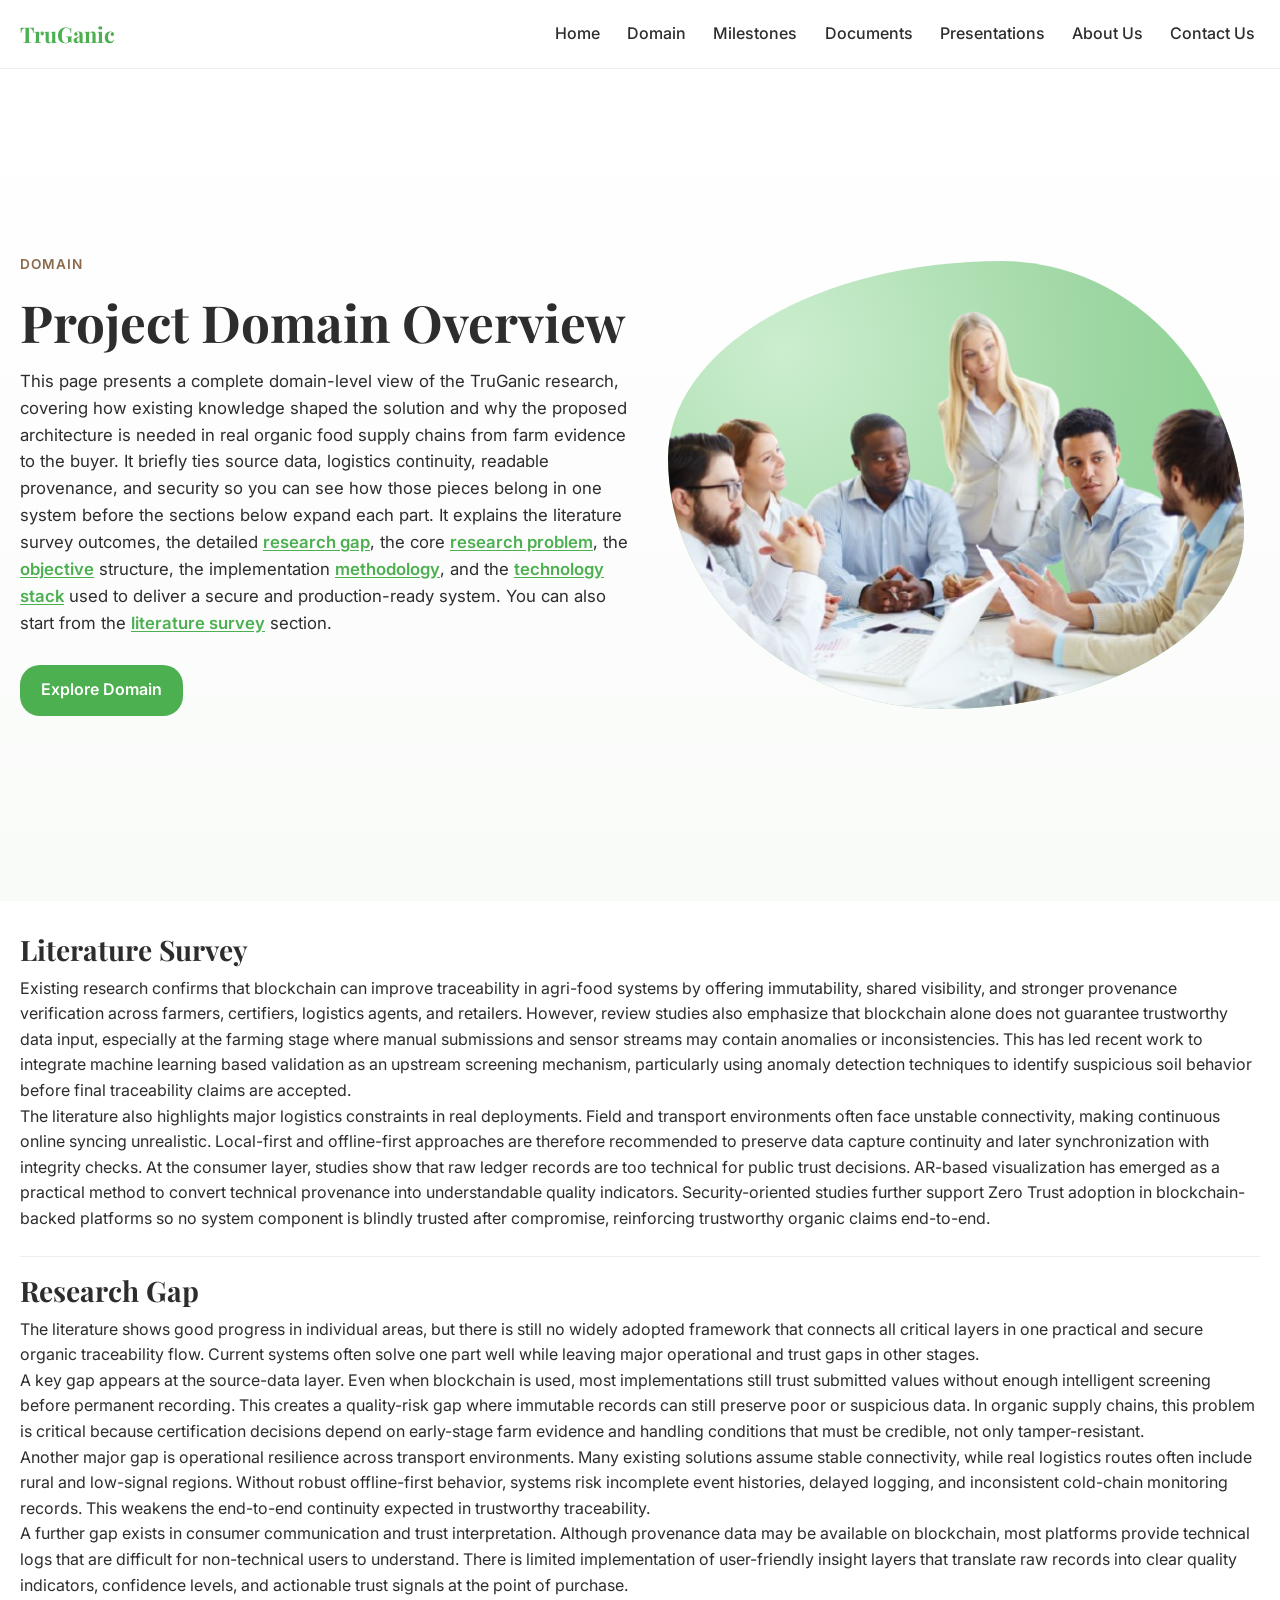
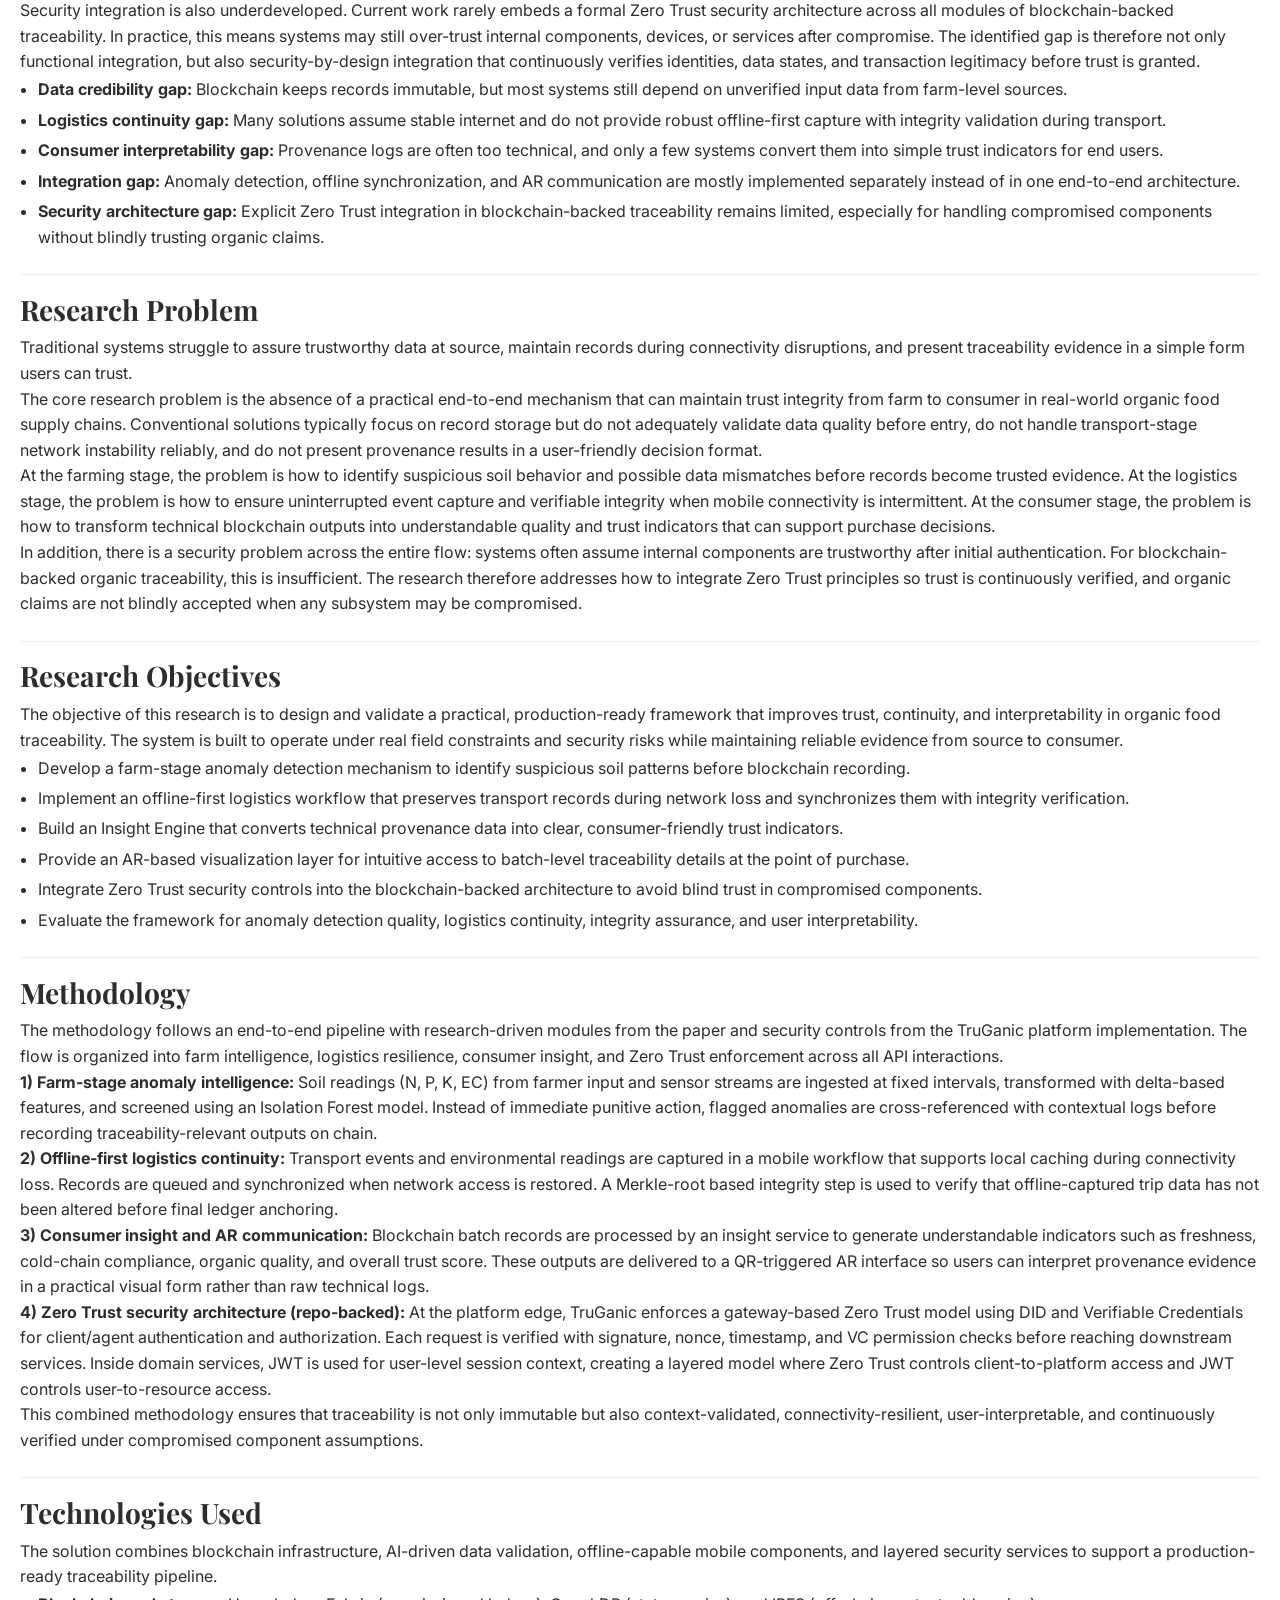
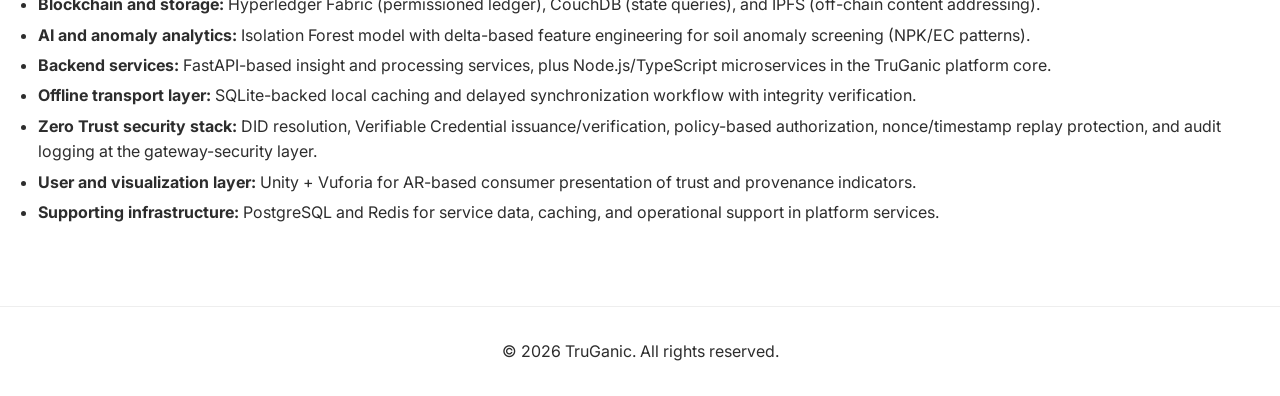
<file: domain.html>
<!doctype html>
<html lang="en">
  <head>
    <meta charset="UTF-8" />
    <meta name="viewport" content="width=device-width, initial-scale=1.0" />
    <title>TruGanic | Domain</title>
    <meta
      name="description"
      content="Domain details of the TruGanic research project including literature survey, research gap, objectives, methodology, and technologies."
    />
    <link rel="preconnect" href="https://fonts.googleapis.com" />
    <link rel="preconnect" href="https://fonts.gstatic.com" crossorigin />
    <link
      href="https://fonts.googleapis.com/css2?family=Inter:wght@400;500;600;700&family=Playfair+Display:wght@600;700&display=swap"
      rel="stylesheet"
    />
    <link rel="stylesheet" href="./css/style.css" />
  </head>
  <body>
    <header class="site-header">
      <nav class="navbar container" aria-label="Main navigation">
        <a href="./index.html" class="brand">TruGanic</a>
        <button
          class="nav-toggle"
          type="button"
          aria-expanded="false"
          aria-controls="primary-menu"
        >
          Menu
        </button>
        <ul class="nav-links" id="primary-menu">
          <li><a href="./index.html">Home</a></li>
          <li><a href="./domain.html">Domain</a></li>
          <li><a href="./milestones.html">Milestones</a></li>
          <li><a href="./documents.html">Documents</a></li>
          <li><a href="./presentations.html">Presentations</a></li>
          <li><a href="./about.html">About Us</a></li>
          <li><a href="./contact.html">Contact Us</a></li>
        </ul>
      </nav>
    </header>

    <main>
      <section class="domain-hero section-spacing">
        <div class="container domain-hero-layout">
          <div class="domain-hero-content">
            <p class="eyebrow">Domain</p>
            <h1 class="domain-title">Project Domain Overview</h1>
            <p class="domain-intro">
              This page presents a complete domain-level view of the TruGanic
              research, covering how existing knowledge shaped the solution and
              why the proposed architecture is needed in real organic food
              supply chains from farm evidence to the buyer. It briefly ties
              source data, logistics continuity, readable provenance, and
              security so you can see how those pieces belong in one system
              before the sections below expand each part. It explains the
              literature survey outcomes, the
              detailed <a href="#research-gap">research gap</a>, the core
              <a href="#research-problem">research problem</a>, the
              <a href="#research-objectives">objective</a> structure, the
              implementation <a href="#methodology">methodology</a>, and the
              <a href="#technologies-used">technology stack</a> used to deliver
              a secure and production-ready system. You can also start from the
              <a href="#literature-survey">literature survey</a> section.
            </p>
            <a href="#literature-survey" class="btn-primary">Explore Domain</a>
          </div>
          <div class="hero-visual" aria-label="Domain hero image">
            <div class="blob">
              <div class="blob-bottom-clip" aria-hidden="true">
                <img
                  class="hero-person hero-person-base"
                  src="./assets/images/DomainHero.png"
                  alt=""
                />
              </div>
              <img
                class="hero-person hero-person-pop"
                src="./assets/images/DomainHero.png"
                alt="Project team collaborating in a planning meeting"
              />
            </div>
          </div>
        </div>
      </section>

      <section class="section-spacing domain-sections">
        <div class="container domain-flow">
          <article class="domain-row" id="literature-survey">
            <div class="domain-text">
              <h2>Literature Survey</h2>
              <p>
                Existing research confirms that blockchain can improve
                traceability in agri-food systems by offering immutability,
                shared visibility, and stronger provenance verification across
                farmers, certifiers, logistics agents, and retailers. However,
                review studies also emphasize that blockchain alone does not
                guarantee trustworthy data input, especially at the farming
                stage where manual submissions and sensor streams may contain
                anomalies or inconsistencies. This has led recent work to
                integrate machine learning based validation as an upstream
                screening mechanism, particularly using anomaly detection
                techniques to identify suspicious soil behavior before final
                traceability claims are accepted.
              </p>
              <p>
                The literature also highlights major logistics constraints in
                real deployments. Field and transport environments often face
                unstable connectivity, making continuous online syncing
                unrealistic. Local-first and offline-first approaches are
                therefore recommended to preserve data capture continuity and
                later synchronization with integrity checks. At the consumer
                layer, studies show that raw ledger records are too technical
                for public trust decisions. AR-based visualization has emerged
                as a practical method to convert technical provenance into
                understandable quality indicators. Security-oriented studies
                further support Zero Trust adoption in blockchain-backed
                platforms so no system component is blindly trusted after
                compromise, reinforcing trustworthy organic claims end-to-end.
              </p>
            </div>
          </article>

          <article class="domain-row" id="research-gap">
            <div class="domain-text">
              <h2>Research Gap</h2>
              <p>
                The literature shows good progress in individual areas, but
                there is still no widely adopted framework that connects all
                critical layers in one practical and secure organic traceability
                flow. Current systems often solve one part well while leaving
                major operational and trust gaps in other stages.
              </p>
              <p>
                A key gap appears at the source-data layer. Even when
                blockchain is used, most implementations still trust submitted
                values without enough intelligent screening before permanent
                recording. This creates a quality-risk gap where immutable
                records can still preserve poor or suspicious data. In organic
                supply chains, this problem is critical because certification
                decisions depend on early-stage farm evidence and handling
                conditions that must be credible, not only tamper-resistant.
              </p>
              <p>
                Another major gap is operational resilience across transport
                environments. Many existing solutions assume stable
                connectivity, while real logistics routes often include rural
                and low-signal regions. Without robust offline-first behavior,
                systems risk incomplete event histories, delayed logging, and
                inconsistent cold-chain monitoring records. This weakens the
                end-to-end continuity expected in trustworthy traceability.
              </p>
              <p>
                A further gap exists in consumer communication and trust
                interpretation. Although provenance data may be available on
                blockchain, most platforms provide technical logs that are
                difficult for non-technical users to understand. There is
                limited implementation of user-friendly insight layers that
                translate raw records into clear quality indicators, confidence
                levels, and actionable trust signals at the point of purchase.
              </p>
              <p>
                Security integration is also underdeveloped. Current work rarely
                embeds a formal Zero Trust security architecture across all
                modules of blockchain-backed traceability. In practice, this
                means systems may still over-trust internal components, devices,
                or services after compromise. The identified gap is therefore
                not only functional integration, but also security-by-design
                integration that continuously verifies identities, data states,
                and transaction legitimacy before trust is granted.
              </p>
              <ul class="domain-list">
                <li>
                  <strong>Data credibility gap:</strong> Blockchain keeps records
                  immutable, but most systems still depend on unverified input
                  data from farm-level sources.
                </li>
                <li>
                  <strong>Logistics continuity gap:</strong> Many solutions assume
                  stable internet and do not provide robust offline-first
                  capture with integrity validation during transport.
                </li>
                <li>
                  <strong>Consumer interpretability gap:</strong> Provenance logs
                  are often too technical, and only a few systems convert them
                  into simple trust indicators for end users.
                </li>
                <li>
                  <strong>Integration gap:</strong> Anomaly detection, offline
                  synchronization, and AR communication are mostly implemented
                  separately instead of in one end-to-end architecture.
                </li>
                <li>
                  <strong>Security architecture gap:</strong> Explicit Zero Trust
                  integration in blockchain-backed traceability remains limited,
                  especially for handling compromised components without blindly
                  trusting organic claims.
                </li>
              </ul>
            </div>
          </article>

          <article class="domain-row" id="research-problem">
            <div class="domain-text">
              <h2>Research Problem</h2>
              <p>
                Traditional systems struggle to assure trustworthy data at
                source, maintain records during connectivity disruptions, and
                present traceability evidence in a simple form users can trust.
              </p>
              <p>
                The core research problem is the absence of a practical
                end-to-end mechanism that can maintain trust integrity from farm
                to consumer in real-world organic food supply chains.
                Conventional solutions typically focus on record storage but do
                not adequately validate data quality before entry, do not handle
                transport-stage network instability reliably, and do not present
                provenance results in a user-friendly decision format.
              </p>
              <p>
                At the farming stage, the problem is how to identify suspicious
                soil behavior and possible data mismatches before records become
                trusted evidence. At the logistics stage, the problem is how to
                ensure uninterrupted event capture and verifiable integrity when
                mobile connectivity is intermittent. At the consumer stage, the
                problem is how to transform technical blockchain outputs into
                understandable quality and trust indicators that can support
                purchase decisions.
              </p>
              <p>
                In addition, there is a security problem across the entire flow:
                systems often assume internal components are trustworthy after
                initial authentication. For blockchain-backed organic
                traceability, this is insufficient. The research therefore
                addresses how to integrate Zero Trust principles so trust is
                continuously verified, and organic claims are not blindly
                accepted when any subsystem may be compromised.
              </p>
            </div>
          </article>

          <article class="domain-row" id="research-objectives">
            <div class="domain-text">
              <h2>Research Objectives</h2>
              <p>
                The objective of this research is to design and validate a
                practical, production-ready framework that improves trust,
                continuity, and interpretability in organic food traceability.
                The system is built to operate under real field constraints and
                security risks while maintaining reliable evidence from source
                to consumer.
              </p>
              <ul class="domain-list">
                <li>
                  Develop a farm-stage anomaly detection mechanism to identify
                  suspicious soil patterns before blockchain recording.
                </li>
                <li>
                  Implement an offline-first logistics workflow that preserves
                  transport records during network loss and synchronizes them
                  with integrity verification.
                </li>
                <li>
                  Build an Insight Engine that converts technical provenance
                  data into clear, consumer-friendly trust indicators.
                </li>
                <li>
                  Provide an AR-based visualization layer for intuitive access
                  to batch-level traceability details at the point of purchase.
                </li>
                <li>
                  Integrate Zero Trust security controls into the
                  blockchain-backed architecture to avoid blind trust in
                  compromised components.
                </li>
                <li>
                  Evaluate the framework for anomaly detection quality,
                  logistics continuity, integrity assurance, and user
                  interpretability.
                </li>
              </ul>
            </div>
          </article>

          <article class="domain-row" id="methodology">
            <div class="domain-text">
              <h2>Methodology</h2>
              <p>
                The methodology follows an end-to-end pipeline with
                research-driven modules from the paper and security controls
                from the TruGanic platform implementation. The flow is organized
                into farm intelligence, logistics resilience, consumer insight,
                and Zero Trust enforcement across all API interactions.
              </p>
              <p>
                <strong>1) Farm-stage anomaly intelligence:</strong> Soil
                readings (N, P, K, EC) from farmer input and sensor streams are
                ingested at fixed intervals, transformed with delta-based
                features, and screened using an Isolation Forest model. Instead
                of immediate punitive action, flagged anomalies are
                cross-referenced with contextual logs before recording
                traceability-relevant outputs on chain.
              </p>
              <p>
                <strong>2) Offline-first logistics continuity:</strong>
                Transport events and environmental readings are captured in a
                mobile workflow that supports local caching during connectivity
                loss. Records are queued and synchronized when network access is
                restored. A Merkle-root based integrity step is used to verify
                that offline-captured trip data has not been altered before
                final ledger anchoring.
              </p>
              <p>
                <strong>3) Consumer insight and AR communication:</strong>
                Blockchain batch records are processed by an insight service to
                generate understandable indicators such as freshness,
                cold-chain compliance, organic quality, and overall trust score.
                These outputs are delivered to a QR-triggered AR interface so
                users can interpret provenance evidence in a practical visual
                form rather than raw technical logs.
              </p>
              <p>
                <strong>4) Zero Trust security architecture (repo-backed):</strong>
                At the platform edge, TruGanic enforces a gateway-based Zero
                Trust model using DID and Verifiable Credentials for
                client/agent authentication and authorization. Each request is
                verified with signature, nonce, timestamp, and VC permission
                checks before reaching downstream services. Inside domain
                services, JWT is used for user-level session context, creating a
                layered model where Zero Trust controls client-to-platform
                access and JWT controls user-to-resource access.
              </p>
              <p>
                This combined methodology ensures that traceability is not only
                immutable but also context-validated, connectivity-resilient,
                user-interpretable, and continuously verified under compromised
                component assumptions.
              </p>
            </div>
          </article>

          <article class="domain-row" id="technologies-used">
            <div class="domain-text">
              <h2>Technologies Used</h2>
              <p>
                The solution combines blockchain infrastructure, AI-driven data
                validation, offline-capable mobile components, and layered
                security services to support a production-ready traceability
                pipeline.
              </p>
              <ul class="domain-list">
                <li>
                  <strong>Blockchain and storage:</strong> Hyperledger Fabric
                  (permissioned ledger), CouchDB (state queries), and IPFS
                  (off-chain content addressing).
                </li>
                <li>
                  <strong>AI and anomaly analytics:</strong> Isolation Forest
                  model with delta-based feature engineering for soil anomaly
                  screening (NPK/EC patterns).
                </li>
                <li>
                  <strong>Backend services:</strong> FastAPI-based insight and
                  processing services, plus Node.js/TypeScript microservices in
                  the TruGanic platform core.
                </li>
                <li>
                  <strong>Offline transport layer:</strong> SQLite-backed local
                  caching and delayed synchronization workflow with integrity
                  verification.
                </li>
                <li>
                  <strong>Zero Trust security stack:</strong> DID resolution,
                  Verifiable Credential issuance/verification, policy-based
                  authorization, nonce/timestamp replay protection, and audit
                  logging at the gateway-security layer.
                </li>
                <li>
                  <strong>User and visualization layer:</strong> Unity +
                  Vuforia for AR-based consumer presentation of trust and
                  provenance indicators.
                </li>
                <li>
                  <strong>Supporting infrastructure:</strong> PostgreSQL and
                  Redis for service data, caching, and operational support in
                  platform services.
                </li>
              </ul>
            </div>
          </article>
        </div>
      </section>
    </main>

    <footer class="site-footer">
      <div class="container">
        <p>&copy; 2026 TruGanic. All rights reserved.</p>
      </div>
    </footer>

    <script src="./js/main.js"></script>
  </body>
</html>
</file>
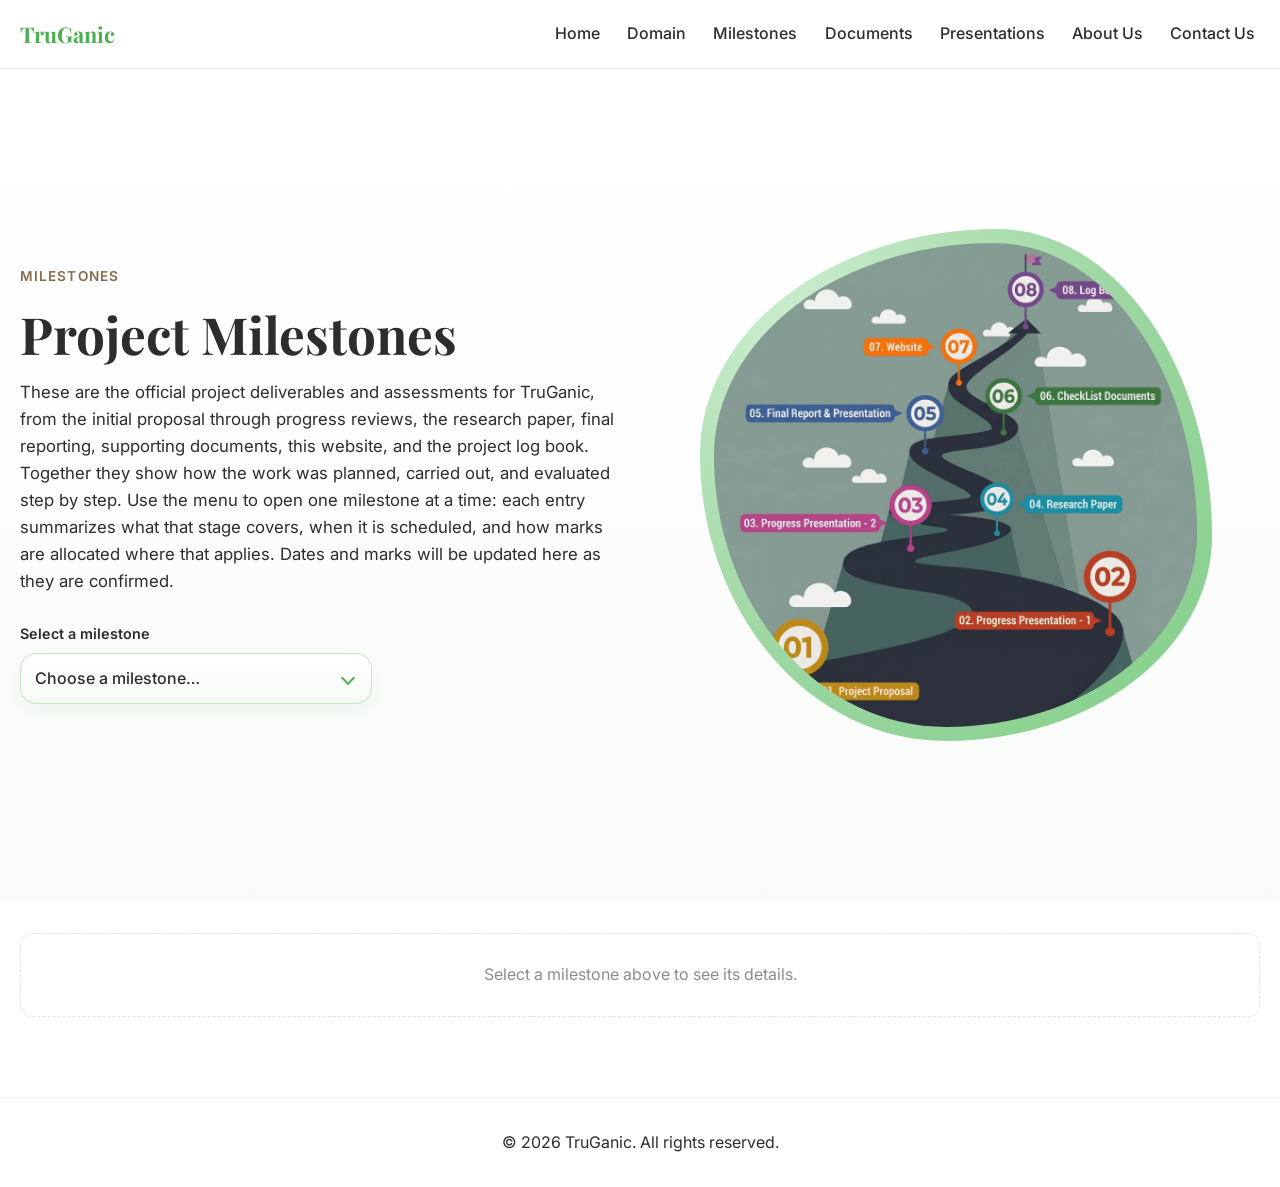
<file: milestones.html>
<!doctype html>
<html lang="en">
  <head>
    <meta charset="UTF-8" />
    <meta name="viewport" content="width=device-width, initial-scale=1.0" />
    <title>TruGanic | Milestones</title>
    <meta
      name="description"
      content="TruGanic project milestones: proposal, progress presentations, research paper, final report, checklist, website, and log book."
    />
    <link rel="preconnect" href="https://fonts.googleapis.com" />
    <link rel="preconnect" href="https://fonts.gstatic.com" crossorigin />
    <link
      href="https://fonts.googleapis.com/css2?family=Inter:wght@400;500;600;700&family=Playfair+Display:wght@600;700&display=swap"
      rel="stylesheet"
    />
    <link rel="stylesheet" href="./css/style.css" />
  </head>
  <body>
    <header class="site-header">
      <nav class="navbar container" aria-label="Main navigation">
        <a href="./index.html" class="brand">TruGanic</a>
        <button
          class="nav-toggle"
          type="button"
          aria-expanded="false"
          aria-controls="primary-menu"
        >
          Menu
        </button>
        <ul class="nav-links" id="primary-menu">
          <li><a href="./index.html">Home</a></li>
          <li><a href="./domain.html">Domain</a></li>
          <li><a href="./milestones.html">Milestones</a></li>
          <li><a href="./documents.html">Documents</a></li>
          <li><a href="./presentations.html">Presentations</a></li>
          <li><a href="./about.html">About Us</a></li>
          <li><a href="./contact.html">Contact Us</a></li>
        </ul>
      </nav>
    </header>

    <main>
      <section class="milestones-hero section-spacing">
        <div class="container domain-hero-layout">
          <div class="domain-hero-content">
            <p class="eyebrow">Milestones</p>
            <h1 class="domain-title">Project Milestones</h1>
            <p class="domain-intro">
              These are the official project deliverables and assessments for
              TruGanic, from the initial proposal through progress reviews, the
              research paper, final reporting, supporting documents, this website,
              and the project log book. Together they show how the work was planned,
              carried out, and evaluated step by step. Use the menu to open one
              milestone at a time: each entry summarizes what that stage covers,
              when it is scheduled, and how marks are allocated where that applies.
              Dates and marks will be updated here as they are confirmed.
            </p>
            <div class="milestone-jump-wrap">
              <p class="toc-select-label">Select a milestone</p>
              <div class="modern-select" id="milestone-page-select">
                <button
                  type="button"
                  class="modern-select-trigger"
                  aria-expanded="false"
                >
                  <span class="modern-select-value">Choose a milestone…</span>
                  <span class="modern-select-chevron" aria-hidden="true"></span>
                </button>
                <ul class="modern-select-menu">
                  <li>
                    <button type="button" class="modern-select-option" data-value="">
                      Choose a milestone…
                    </button>
                  </li>
                  <li>
                    <button
                      type="button"
                      class="modern-select-option"
                      data-value="project-proposal"
                    >
                      Project Proposal
                    </button>
                  </li>
                  <li>
                    <button
                      type="button"
                      class="modern-select-option"
                      data-value="progress-1"
                    >
                      Progress Presentation - 1
                    </button>
                  </li>
                  <li>
                    <button
                      type="button"
                      class="modern-select-option"
                      data-value="progress-2"
                    >
                      Progress Presentation - 2
                    </button>
                  </li>
                  <li>
                    <button
                      type="button"
                      class="modern-select-option"
                      data-value="research-paper"
                    >
                      Research Paper
                    </button>
                  </li>
                  <li>
                    <button
                      type="button"
                      class="modern-select-option"
                      data-value="final-report-presentation"
                    >
                      Final Report &amp; Presentation
                    </button>
                  </li>
                  <li>
                    <button
                      type="button"
                      class="modern-select-option"
                      data-value="checklist-documents"
                    >
                      CheckList Documents
                    </button>
                  </li>
                  <li>
                    <button
                      type="button"
                      class="modern-select-option"
                      data-value="website"
                    >
                      Website
                    </button>
                  </li>
                  <li>
                    <button
                      type="button"
                      class="modern-select-option"
                      data-value="log-book"
                    >
                      Log Book
                    </button>
                  </li>
                </ul>
              </div>
            </div>
          </div>
          <div class="domain-hero-visual" aria-label="Milestone roadmap illustration">
            <div class="domain-hero-blob">
              <img
                class="domain-hero-image milestone-hero-image"
                src="./assets/images/milestonehero.png"
                alt="Illustrated project roadmap with eight milestones from proposal to log book"
              />
            </div>
          </div>
        </div>
      </section>

      <section class="section-spacing milestones-sections">
        <div class="container milestones-detail-area">
          <p class="milestone-placeholder" id="milestone-placeholder">
            Select a milestone above to see its details.
          </p>
          <div class="milestones-flow">
          <article class="milestone-block" id="project-proposal">
            <h2>Project Proposal</h2>
            <p>
              <strong>Focus:</strong> Problem definition, objectives, initial
              scope, and proposed approach for the research.
            </p>
            <p><strong>Date:</strong> TBA</p>
            <p><strong>Marks allocated:</strong> TBA</p>
          </article>

          <article class="milestone-block" id="progress-1">
            <h2>Progress Presentation - 1</h2>
            <p>
              <strong>Focus:</strong> Early progress, architecture direction, and
              first implementation or prototype status.
            </p>
            <p><strong>Date:</strong> TBA</p>
            <p><strong>Marks allocated:</strong> TBA</p>
          </article>

          <article class="milestone-block" id="progress-2">
            <h2>Progress Presentation - 2</h2>
            <p>
              <strong>Focus:</strong> Mid-term results, integration updates, and
              refinement of the solution.
            </p>
            <p><strong>Date:</strong> TBA</p>
            <p><strong>Marks allocated:</strong> TBA</p>
          </article>

          <article class="milestone-block" id="research-paper">
            <h2>Research Paper</h2>
            <p>
              <strong>Focus:</strong> Full academic write-up of the research,
              methodology, results, and discussion.
            </p>
            <p><strong>Date:</strong> TBA</p>
            <p><strong>Marks allocated:</strong> TBA</p>
          </article>

          <article class="milestone-block" id="final-report-presentation">
            <h2>Final Report &amp; Presentation</h2>
            <p>
              <strong>Focus:</strong> Final documentation, demonstration, and
              formal presentation of the completed work.
            </p>
            <p><strong>Date:</strong> TBA</p>
            <p><strong>Marks allocated:</strong> TBA</p>
          </article>

          <article class="milestone-block" id="checklist-documents">
            <h2>CheckList Documents</h2>
            <p>
              <strong>Focus:</strong> Required checklist and compliance documents
              for the project submission package.
            </p>
            <p><strong>Date:</strong> TBA</p>
            <p><strong>Marks allocated:</strong> TBA</p>
          </article>

          <article class="milestone-block" id="website">
            <h2>Website</h2>
            <p>
              <strong>Focus:</strong> Project website presenting research
              structure, milestones, documents, and public-facing information.
            </p>
            <p><strong>Date:</strong> TBA</p>
            <p><strong>Marks allocated:</strong> TBA</p>
          </article>

          <article class="milestone-block" id="log-book">
            <h2>Log Book</h2>
            <p>
              <strong>Focus:</strong> Ongoing record of meetings, decisions,
              tasks, and progress throughout the project.
            </p>
            <p><strong>Date:</strong> TBA</p>
            <p><strong>Marks allocated:</strong> TBA</p>
          </article>
          </div>
        </div>
      </section>
    </main>

    <footer class="site-footer">
      <div class="container">
        <p>&copy; 2026 TruGanic. All rights reserved.</p>
      </div>
    </footer>

    <script src="./js/main.js"></script>
  </body>
</html>
</file>
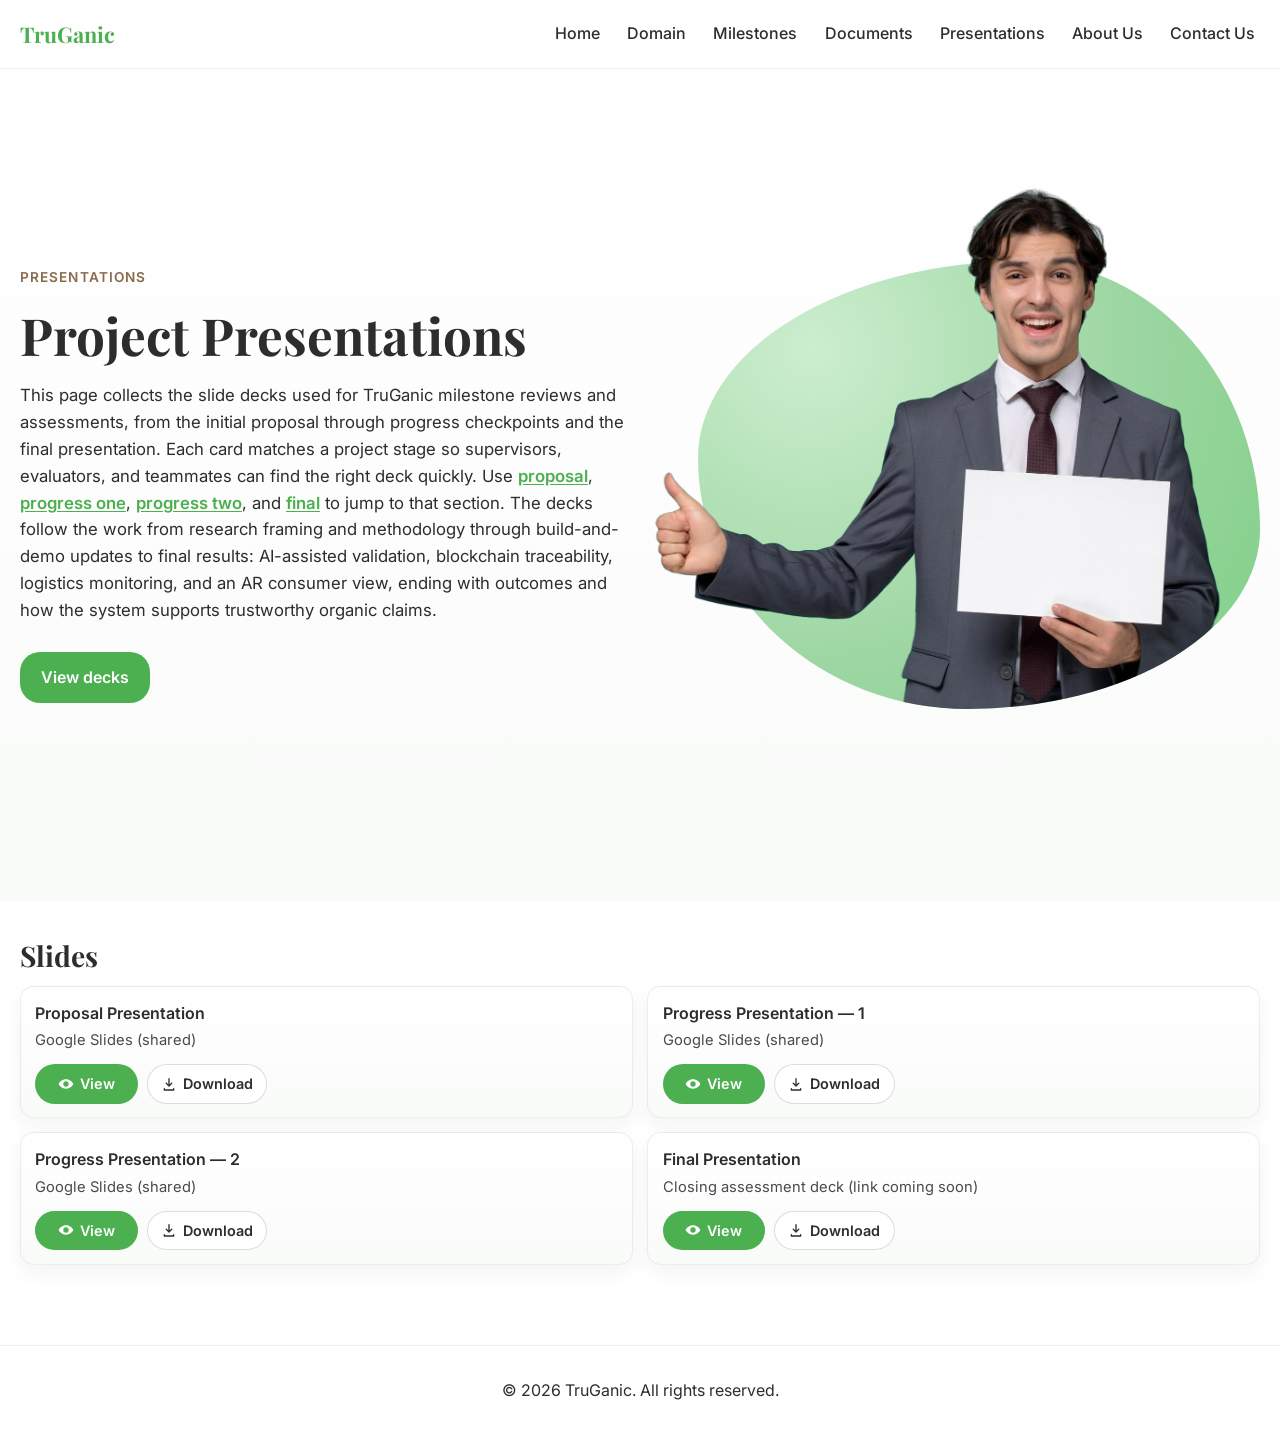
<file: presentations.html>
<!doctype html>
<html lang="en">
  <head>
    <meta charset="UTF-8" />
    <meta name="viewport" content="width=device-width, initial-scale=1.0" />
    <title>TruGanic | Presentations</title>
    <meta
      name="description"
      content="TruGanic project presentations: proposal, progress reviews, and final slides with view and download links."
    />
    <link rel="preconnect" href="https://fonts.googleapis.com" />
    <link rel="preconnect" href="https://fonts.gstatic.com" crossorigin />
    <link
      href="https://fonts.googleapis.com/css2?family=Inter:wght@400;500;600;700&family=Playfair+Display:wght@600;700&display=swap"
      rel="stylesheet"
    />
    <link rel="stylesheet" href="./css/style.css" />
  </head>
  <body>
    <header class="site-header">
      <nav class="navbar container" aria-label="Main navigation">
        <a href="./index.html" class="brand">TruGanic</a>
        <button
          class="nav-toggle"
          type="button"
          aria-expanded="false"
          aria-controls="primary-menu"
        >
          Menu
        </button>
        <ul class="nav-links" id="primary-menu">
          <li><a href="./index.html">Home</a></li>
          <li><a href="./domain.html">Domain</a></li>
          <li><a href="./milestones.html">Milestones</a></li>
          <li><a href="./documents.html">Documents</a></li>
          <li><a href="./presentations.html" aria-current="page">Presentations</a></li>
          <li><a href="./about.html">About Us</a></li>
          <li><a href="./contact.html">Contact Us</a></li>
        </ul>
      </nav>
    </header>

    <main>
      <section class="hero hero--presentations section-spacing">
        <div class="hero-inner container">
          <div class="hero-content">
            <p class="eyebrow">Presentations</p>
            <h1>Project Presentations</h1>
            <p class="hero-text">
              This page collects the slide decks used for TruGanic milestone
              reviews and assessments, from the initial proposal through progress
              checkpoints and the final presentation. Each card matches a project
              stage so supervisors, evaluators, and teammates can find the right
              deck quickly. Use
              <a href="#proposal-presentation">proposal</a>,
              <a href="#progress-presentation-1">progress one</a>,
              <a href="#progress-presentation-2">progress two</a>, and
              <a href="#final-presentation">final</a> to jump to that section. The
              decks follow the work from research framing and methodology through
              build-and-demo updates to final results: AI-assisted validation,
              blockchain traceability, logistics monitoring, and an AR consumer view,
              ending with outcomes and how the system supports trustworthy organic
              claims.
            </p>
            <a href="#proposal-presentation" class="btn-primary">View decks</a>
          </div>
          <div class="hero-visual" aria-label="Presentations illustration">
            <div class="blob">
              <div class="blob-bottom-clip" aria-hidden="true">
                <img
                  class="hero-person hero-person-base"
                  src="./assets/images/presentationHero.png"
                  alt=""
                />
              </div>
              <img
                class="hero-person hero-person-pop"
                src="./assets/images/presentationHero.png"
                alt="Presenter giving a thumbs up and holding a blank board"
              />
            </div>
          </div>
        </div>
      </section>

      <section class="section-spacing documents-sections">
        <div class="container documents-flow">
          <article class="document-group" id="project-presentations">
            <h2 class="document-group-title">Slides</h2>
            <div class="document-grid">
              <div class="document-card" id="proposal-presentation">
                <p class="document-name">Proposal Presentation</p>
                <p class="document-meta">Google Slides (shared)</p>
                <div class="document-actions">
                  <a href="https://docs.google.com/presentation/d/1BAvh8CLyS91JzacTDOFGaLjMmJpXRXAx/edit?usp=sharing&amp;ouid=107396726161991757212&amp;rtpof=true&amp;sd=true" class="doc-action doc-view" aria-label="View proposal presentation" target="_blank" rel="noopener noreferrer">
                    <svg viewBox="0 0 24 24" aria-hidden="true">
                      <path d="M12 5C6.5 5 2 9.2 1 12c1 2.8 5.5 7 11 7s10-4.2 11-7c-1-2.8-5.5-7-11-7Zm0 11a4 4 0 1 1 0-8 4 4 0 0 1 0 8Z"/>
                    </svg>
                    <span>View</span>
                  </a>
                  <a href="https://docs.google.com/presentation/d/1BAvh8CLyS91JzacTDOFGaLjMmJpXRXAx/export/pptx" class="doc-action doc-download" target="_blank" rel="noopener noreferrer" aria-label="Download proposal presentation as PowerPoint">
                    <svg viewBox="0 0 24 24" aria-hidden="true">
                      <path d="M12 3a1 1 0 0 1 1 1v8.6l2.3-2.3a1 1 0 1 1 1.4 1.4l-4 4a1 1 0 0 1-1.4 0l-4-4a1 1 0 1 1 1.4-1.4L11 12.6V4a1 1 0 0 1 1-1Zm-7 15a1 1 0 0 1 1 1v1h12v-1a1 1 0 1 1 2 0v2a1 1 0 0 1-1 1H5a1 1 0 0 1-1-1v-2a1 1 0 0 1 1-1Z"/>
                    </svg>
                    <span>Download</span>
                  </a>
                </div>
              </div>

              <div class="document-card" id="progress-presentation-1">
                <p class="document-name">Progress Presentation — 1</p>
                <p class="document-meta">Google Slides (shared)</p>
                <div class="document-actions">
                  <a href="https://docs.google.com/presentation/d/1SK9ImTjMquy-dkdpOIBNh01Pe6LUbQ_V/edit?usp=sharing&amp;ouid=107396726161991757212&amp;rtpof=true&amp;sd=true" class="doc-action doc-view" aria-label="View progress presentation 1" target="_blank" rel="noopener noreferrer">
                    <svg viewBox="0 0 24 24" aria-hidden="true">
                      <path d="M12 5C6.5 5 2 9.2 1 12c1 2.8 5.5 7 11 7s10-4.2 11-7c-1-2.8-5.5-7-11-7Zm0 11a4 4 0 1 1 0-8 4 4 0 0 1 0 8Z"/>
                    </svg>
                    <span>View</span>
                  </a>
                  <a href="https://docs.google.com/presentation/d/1SK9ImTjMquy-dkdpOIBNh01Pe6LUbQ_V/export/pptx" class="doc-action doc-download" target="_blank" rel="noopener noreferrer" aria-label="Download progress presentation 1 as PowerPoint">
                    <svg viewBox="0 0 24 24" aria-hidden="true">
                      <path d="M12 3a1 1 0 0 1 1 1v8.6l2.3-2.3a1 1 0 1 1 1.4 1.4l-4 4a1 1 0 0 1-1.4 0l-4-4a1 1 0 1 1 1.4-1.4L11 12.6V4a1 1 0 0 1 1-1Zm-7 15a1 1 0 0 1 1 1v1h12v-1a1 1 0 1 1 2 0v2a1 1 0 0 1-1 1H5a1 1 0 0 1-1-1v-2a1 1 0 0 1 1-1Z"/>
                    </svg>
                    <span>Download</span>
                  </a>
                </div>
              </div>

              <div class="document-card" id="progress-presentation-2">
                <p class="document-name">Progress Presentation — 2</p>
                <p class="document-meta">Google Slides (shared)</p>
                <div class="document-actions">
                  <a href="https://docs.google.com/presentation/d/1d9aPzRIlO-bO8_WNOzrbDOTyRkn4aU2Y/edit?usp=sharing&amp;ouid=107396726161991757212&amp;rtpof=true&amp;sd=true" class="doc-action doc-view" aria-label="View progress presentation 2" target="_blank" rel="noopener noreferrer">
                    <svg viewBox="0 0 24 24" aria-hidden="true">
                      <path d="M12 5C6.5 5 2 9.2 1 12c1 2.8 5.5 7 11 7s10-4.2 11-7c-1-2.8-5.5-7-11-7Zm0 11a4 4 0 1 1 0-8 4 4 0 0 1 0 8Z"/>
                    </svg>
                    <span>View</span>
                  </a>
                  <a href="https://docs.google.com/presentation/d/1d9aPzRIlO-bO8_WNOzrbDOTyRkn4aU2Y/export/pptx" class="doc-action doc-download" target="_blank" rel="noopener noreferrer" aria-label="Download progress presentation 2 as PowerPoint">
                    <svg viewBox="0 0 24 24" aria-hidden="true">
                      <path d="M12 3a1 1 0 0 1 1 1v8.6l2.3-2.3a1 1 0 1 1 1.4 1.4l-4 4a1 1 0 0 1-1.4 0l-4-4a1 1 0 1 1 1.4-1.4L11 12.6V4a1 1 0 0 1 1-1Zm-7 15a1 1 0 0 1 1 1v1h12v-1a1 1 0 1 1 2 0v2a1 1 0 0 1-1 1H5a1 1 0 0 1-1-1v-2a1 1 0 0 1 1-1Z"/>
                    </svg>
                    <span>Download</span>
                  </a>
                </div>
              </div>

              <div class="document-card" id="final-presentation">
                <p class="document-name">Final Presentation</p>
                <p class="document-meta">Closing assessment deck (link coming soon)</p>
                <div class="document-actions">
                  <a href="#" class="doc-action doc-view" aria-label="View final presentation">
                    <svg viewBox="0 0 24 24" aria-hidden="true">
                      <path d="M12 5C6.5 5 2 9.2 1 12c1 2.8 5.5 7 11 7s10-4.2 11-7c-1-2.8-5.5-7-11-7Zm0 11a4 4 0 1 1 0-8 4 4 0 0 1 0 8Z"/>
                    </svg>
                    <span>View</span>
                  </a>
                  <a href="#" class="doc-action doc-download" download aria-label="Download final presentation">
                    <svg viewBox="0 0 24 24" aria-hidden="true">
                      <path d="M12 3a1 1 0 0 1 1 1v8.6l2.3-2.3a1 1 0 1 1 1.4 1.4l-4 4a1 1 0 0 1-1.4 0l-4-4a1 1 0 1 1 1.4-1.4L11 12.6V4a1 1 0 0 1 1-1Zm-7 15a1 1 0 0 1 1 1v1h12v-1a1 1 0 1 1 2 0v2a1 1 0 0 1-1 1H5a1 1 0 0 1-1-1v-2a1 1 0 0 1 1-1Z"/>
                    </svg>
                    <span>Download</span>
                  </a>
                </div>
              </div>
            </div>
          </article>
        </div>
      </section>
    </main>

    <footer class="site-footer">
      <div class="container">
        <p>&copy; 2026 TruGanic. All rights reserved.</p>
      </div>
    </footer>

    <script src="./js/main.js"></script>
  </body>
</html>
</file>
<file: css/style.css>
:root {
  --primary-green: #4caf50;
  --text-dark: #2d2d2d;
  --soft-bg: #f9fbf9;
  --earthy-brown: #8a6a4c;
  --soft-orange: #f4a261;
  --radius-lg: 20px;
  --container-width: 1240px;
  --shadow-soft: 0 10px 28px rgba(45, 45, 45, 0.08);
}

*,
*::before,
*::after {
  box-sizing: border-box;
}

body {
  margin: 0;
  font-family: "Inter", Arial, sans-serif;
  color: var(--text-dark);
  background: #ffffff;
  line-height: 1.6;
  scroll-behavior: smooth;
}

img {
  max-width: 100%;
  display: block;
}

a {
  color: inherit;
  text-decoration: none;
}

h1,
h2,
h3,
h4 {
  margin: 0;
  font-family: "Playfair Display", Georgia, serif;
  line-height: 1.2;
}

p {
  margin: 0;
}

.container {
  width: min(100% - 1rem, var(--container-width));
  margin-inline: auto;
}

.section-spacing {
  padding: 5rem 0;
}

.site-header {
  position: sticky;
  top: 0;
  z-index: 100;
  background: rgba(255, 255, 255, 0.95);
  border-bottom: 1px solid rgba(45, 45, 45, 0.08);
  backdrop-filter: blur(6px);
}

.navbar {
  min-height: 4.25rem;
  display: flex;
  align-items: center;
  justify-content: space-between;
  gap: 1rem;
}

.brand {
  font-family: "Playfair Display", Georgia, serif;
  font-size: 1.35rem;
  font-weight: 700;
  color: var(--primary-green);
}

.nav-toggle {
  display: none;
  border: 0;
  border-radius: var(--radius-lg);
  background: var(--soft-bg);
  color: var(--text-dark);
  font: inherit;
  padding: 0.5rem 0.9rem;
  cursor: pointer;
}

.nav-links {
  list-style: none;
  margin: 0;
  padding: 0;
  display: flex;
  align-items: center;
  gap: 1.1rem;
}

.nav-links a,
.dropdown-toggle {
  font: inherit;
  color: var(--text-dark);
  font-weight: 500;
  border: 0;
  background: transparent;
  cursor: pointer;
  padding: 0.45rem 0.3rem;
  border-radius: var(--radius-lg);
}

.nav-links a:hover,
.dropdown-toggle:hover {
  color: var(--primary-green);
}

.has-dropdown {
  position: relative;
}

.dropdown-menu {
  list-style: none;
  margin: 0;
  padding: 0.5rem;
  position: absolute;
  top: calc(100% + 0.35rem);
  left: 0;
  min-width: 11rem;
  background: #ffffff;
  border-radius: var(--radius-lg);
  box-shadow: var(--shadow-soft);
  display: none;
}

.has-dropdown:hover .dropdown-menu,
.has-dropdown:focus-within .dropdown-menu,
.has-dropdown.open .dropdown-menu {
  display: block;
}

.dropdown-menu a {
  display: block;
  padding: 0.45rem 0.65rem;
}

.hero {
  background: linear-gradient(180deg, #ffffff 0%, var(--soft-bg) 100%);
  min-height: calc(100vh - 4.25rem);
  display: flex;
  align-items: center;
}

.hero-inner {
  display: grid;
  grid-template-columns: 1.15fr 1fr;
  gap: 2rem;
  align-items: center;
}

.hero-content {
  max-width: 38rem;
}

.eyebrow {
  font-size: 0.85rem;
  font-weight: 600;
  letter-spacing: 0.08em;
  text-transform: uppercase;
  color: var(--earthy-brown);
  margin-bottom: 1rem;
}

.hero-content h1 {
  font-size: clamp(2rem, 4vw, 3.5rem);
  margin-bottom: 1rem;
}

.hero-text {
  font-size: 1.05rem;
  max-width: 34rem;
  margin-bottom: 1.75rem;
}

.hero-content .hero-text a {
  color: var(--primary-green);
  text-decoration: underline;
  text-underline-offset: 2px;
  font-weight: 600;
}

.hero--presentations .hero-text {
  max-width: 52rem;
}

.btn-primary {
  display: inline-flex;
  align-items: center;
  justify-content: center;
  background: var(--primary-green);
  color: #ffffff;
  border-radius: var(--radius-lg);
  padding: 0.8rem 1.3rem;
  font-weight: 600;
}

.btn-primary:hover {
  background: #419644;
}

.hero-visual {
  position: relative;
  min-height: 26rem;
  display: flex;
  align-items: center;
  justify-content: center;
}

.blob {
  width: min(100%, 38rem);
  min-height: 28rem;
  background: radial-gradient(circle at 20% 20%, #cceecf 0%, #9dd6a2 55%, #7fcf86 100%);
  border-radius: 58% 42% 52% 48% / 44% 60% 40% 56%;
  position: relative;
  overflow: visible;
}

.blob-bottom-clip {
  position: absolute;
  inset: 0;
  border-radius: inherit;
  overflow: hidden;
  z-index: 1;
}

.hero-person {
  position: absolute;
  left: 50%;
  bottom: -1.5rem;
  transform: translateX(-50%);
  width: min(165%, 44rem);
  max-width: none;
  height: auto;
}

.hero-person-base {
  z-index: 1;
}

.hero-person-pop {
  z-index: 2;
  /* Show only upper part for pop-out effect */
  clip-path: inset(0 0 60% 0);
}

.toc {
  background: #ffffff;
}

.toc-title {
  font-size: clamp(1.6rem, 2.8vw, 2.2rem);
  margin-bottom: 0.65rem;
}

.toc-text {
  max-width: 44rem;
  margin-bottom: 1.4rem;
}

.toc-grid {
  display: grid;
  grid-template-columns: repeat(2, minmax(0, 1fr));
  gap: 1rem;
  align-items: start;
}

.toc-card {
  background: var(--soft-bg);
  border-radius: var(--radius-lg);
  border: 1px solid rgba(45, 45, 45, 0.08);
  padding: 1rem 1.1rem;
  align-self: start;
}

.toc-card summary {
  list-style: none;
  cursor: pointer;
  font-weight: 600;
  display: flex;
  align-items: center;
  justify-content: space-between;
}

.toc-card summary::-webkit-details-marker {
  display: none;
}

.toc-card summary::after {
  content: "+";
  color: var(--primary-green);
  font-size: 1.1rem;
}

.toc-card[open] summary::after {
  content: "-";
}

.toc-card p {
  margin-top: 0.7rem;
  color: #424242;
}

.toc-list {
  margin: 0.7rem 0 0;
  padding-left: 1.15rem;
  column-count: 2;
  column-gap: 1.4rem;
}

.toc-list li {
  margin-bottom: 0.25rem;
  break-inside: avoid;
}

.toc-select-label {
  margin-top: 0.9rem;
  font-size: 0.9rem;
  font-weight: 600;
}

.modern-select {
  width: 100%;
  margin-top: 0.45rem;
  position: relative;
}

.modern-select-trigger {
  width: 100%;
  border: 1px solid rgba(76, 175, 80, 0.3);
  border-radius: 16px;
  padding: 0.75rem 0.9rem;
  background: linear-gradient(180deg, #ffffff 0%, #f6fbf6 100%);
  color: var(--text-dark);
  font: inherit;
  font-weight: 500;
  display: flex;
  align-items: center;
  justify-content: space-between;
  cursor: pointer;
  box-shadow: 0 8px 20px rgba(76, 175, 80, 0.08);
}

.modern-select.open .modern-select-trigger {
  border-color: rgba(76, 175, 80, 0.65);
  box-shadow: 0 0 0 3px rgba(76, 175, 80, 0.14);
}

.modern-select-chevron {
  width: 10px;
  height: 10px;
  border-right: 2px solid #4caf50;
  border-bottom: 2px solid #4caf50;
  transform: rotate(45deg);
  transition: transform 0.2s ease;
  margin-right: 0.2rem;
}

.modern-select.open .modern-select-chevron {
  transform: rotate(-135deg);
  margin-top: 0.3rem;
}

.modern-select-menu {
  list-style: none;
  margin: 0.5rem 0 0;
  padding: 0.45rem;
  border-radius: 14px;
  border: 1px solid rgba(76, 175, 80, 0.22);
  background: rgba(255, 255, 255, 0.95);
  backdrop-filter: blur(8px);
  box-shadow: 0 10px 24px rgba(45, 45, 45, 0.08);
  display: none;
}

.modern-select.open .modern-select-menu {
  display: block;
}

.modern-select-option {
  width: 100%;
  border: 0;
  border-radius: 10px;
  padding: 0.5rem 0.6rem;
  margin: 0;
  background: transparent;
  color: var(--text-dark);
  text-align: left;
  font: inherit;
  cursor: pointer;
}

.modern-select-option:hover,
.modern-select-option.is-active {
  background: #eaf7ea;
  color: #1f6b23;
}

.milestone-panel {
  margin-top: 0.9rem;
  width: 100%;
}

.milestone-item {
  display: none;
  border-radius: 14px;
  background: rgba(255, 255, 255, 0.55);
  border: 1px solid rgba(45, 45, 45, 0.08);
  padding: 0.75rem 0.85rem;
}

.milestone-item.is-active {
  display: block;
}

.milestone-item p {
  margin: 0;
}

.milestone-item p + p {
  margin-top: 0.3rem;
}

.toc-card-body {
  margin-top: 0.65rem;
  display: flex;
  flex-direction: column;
  align-items: flex-start;
}

.toc-more-btn {
  display: inline-flex;
  align-items: center;
  justify-content: center;
  gap: 0.45rem;
  margin-top: 0.9rem;
  margin-left: 0;
  align-self: flex-start;
  background: linear-gradient(
    135deg,
    rgba(255, 255, 255, 0.5),
    rgba(255, 255, 255, 0.22)
  );
  color: var(--text-dark);
  border: 1px solid rgba(255, 255, 255, 0.78);
  border-radius: var(--radius-lg);
  padding: 0.48rem 0.95rem;
  font-size: 0.9rem;
  font-weight: 600;
  box-shadow: 0 8px 18px rgba(45, 45, 45, 0.1);
  backdrop-filter: blur(14px);
  -webkit-backdrop-filter: blur(14px);
}

.toc-more-btn:hover {
  background: linear-gradient(
    135deg,
    rgba(255, 255, 255, 0.65),
    rgba(255, 255, 255, 0.3)
  );
}

.toc-more-btn::after {
  content: "›";
  font-size: 1rem;
  line-height: 1;
}

.site-footer {
  padding: 2rem 0;
  background: #ffffff;
  border-top: 1px solid rgba(45, 45, 45, 0.08);
  text-align: center;
}

.domain-hero {
  background: linear-gradient(180deg, #ffffff 0%, var(--soft-bg) 100%);
  min-height: calc(100vh - 4.25rem);
  display: flex;
  align-items: center;
}

.domain-hero-layout {
  display: grid;
  grid-template-columns: repeat(2, minmax(0, 1fr));
  gap: 1.4rem;
  align-items: center;
}

.domain-title {
  font-size: clamp(2rem, 4vw, 3.5rem);
  margin-bottom: 0.9rem;
}

.domain-intro {
  max-width: 52rem;
  font-size: 1.05rem;
  margin-bottom: 1.75rem;
}

.domain-intro a {
  color: var(--primary-green);
  text-decoration: underline;
  text-underline-offset: 2px;
  font-weight: 600;
}

.domain-hero-visual {
  display: flex;
  justify-content: center;
}

/* Index-style blob hero; tuned for wide domain photo */
.domain-hero .blob {
  width: min(100%, 36rem);
  min-height: 28rem;
}

.domain-hero .hero-person {
  width: min(128%, 40rem);
  bottom: 0;
  object-fit: contain;
  object-position: center bottom;
}

.domain-hero .hero-person-pop {
  clip-path: inset(0 0 75% 0);
}

.domain-hero-blob {
  width: min(100%, 32rem);
  min-height: 22rem;
  border-radius: 58% 42% 52% 48% / 44% 60% 40% 56%;
  background: radial-gradient(circle at 20% 20%, #cceecf 0%, #9dd6a2 55%, #7fcf86 100%);
  padding: 0.9rem;
  overflow: hidden;
}

.domain-hero-blob .domain-hero-image {
  width: 100%;
  height: 100%;
  object-fit: cover;
  border-radius: inherit;
}

.domain-sections {
  padding-top: 2rem;
}

.domain-flow {
  display: grid;
  gap: 1.5rem;
}

.domain-row {
  display: block;
  padding: 0;
}

.domain-text h2 {
  font-size: clamp(1.55rem, 2.2vw, 1.9rem);
  margin-bottom: 0.55rem;
}

.domain-text p {
  max-width: 100%;
}

.domain-row + .domain-row {
  padding-top: 1.1rem;
  border-top: 1px solid rgba(45, 45, 45, 0.08);
}

.domain-list {
  margin: 0.15rem 0 0;
  padding-left: 1.15rem;
}

.domain-list li + li {
  margin-top: 0.3rem;
}

.documents-hero {
  background: linear-gradient(180deg, #ffffff 0%, var(--soft-bg) 100%);
  min-height: calc(100vh - 4.25rem);
  display: flex;
  align-items: center;
}

.hero--presentations .hero-person {
  width: min(138%, 36rem);
  transform: translateX(calc(-50% - 2.75rem));
}

.hero--presentations .hero-person-pop {
  clip-path: inset(0 0 22% 0);
}

.hero--about .hero-person {
  width: min(143%, 37rem);
  transform: translateX(calc(-50% + 0.4rem));
}

.hero--about .blob {
  width: min(100%, 48rem);
}

.hero--about .hero-person-pop {
  clip-path: inset(0 0 60% 0);
}

.hero--about {
  margin-bottom: 2.5rem;
}

.hero--contact .hero-person {
  width: min(128%, 32rem);
  transform: translateX(calc(-50% + 0.3rem));
}

.hero--contact .blob {
  width: min(100%, 31.5rem);
  min-height: 25rem;
}

.hero--contact .hero-text {
  max-width: 52rem;
}

.hero--contact .hero-person-pop {
  clip-path: inset(0 0 60% 0);
}

.contact-sections {
  padding-top: 2rem;
}

.contact-flow {
  display: grid;
  grid-template-columns: 1fr;
  gap: 1.5rem;
}

.contact-card {
  padding: 0;
}

.contact-flow > .contact-card:first-child {
  margin-bottom: 1.25rem;
}

.contact-flow > .contact-card:nth-child(2) {
  margin-bottom: 1.25rem;
}

.contact-card h2 {
  font-size: clamp(1.35rem, 2vw, 1.6rem);
  margin-bottom: 0.45rem;
}

.contact-list {
  margin: 0.55rem 0 0;
  padding-left: 1rem;
}

.contact-list li + li {
  margin-top: 0.25rem;
}

.contact-list a {
  color: var(--primary-green);
  font-weight: 600;
}

.contact-list a:hover {
  text-decoration: underline;
  text-underline-offset: 3px;
}

.contact-table-wrap {
  margin-top: 0.75rem;
  border-radius: 16px;
  border: 1px solid rgba(45, 45, 45, 0.07);
  background: #ffffff;
  box-shadow: 0 2px 10px rgba(45, 45, 45, 0.04);
  overflow: hidden;
  overflow-x: auto;
  -webkit-overflow-scrolling: touch;
}

.contact-table {
  width: 100%;
  border-collapse: separate;
  border-spacing: 0;
  font-size: 0.95rem;
}

.contact-table thead th {
  text-align: left;
  padding: 0.85rem 1.1rem;
  font-size: 0.72rem;
  font-weight: 700;
  letter-spacing: 0.08em;
  text-transform: uppercase;
  color: var(--earthy-brown);
  background: linear-gradient(180deg, #f9fbf9 0%, #f1f5f1 100%);
  border-bottom: 1px solid rgba(45, 45, 45, 0.08);
  vertical-align: middle;
}

.contact-table tbody td {
  text-align: left;
  padding: 0.9rem 1.1rem;
  border-bottom: 1px solid rgba(45, 45, 45, 0.06);
  vertical-align: middle;
}

.contact-table tbody tr:hover td {
  background: rgba(76, 175, 80, 0.07);
}

.contact-table tbody tr:last-child td {
  border-bottom: 0;
}

.contact-table tbody td:first-child {
  font-weight: 600;
  color: var(--text-dark);
}

.contact-table a {
  color: var(--primary-green);
  text-decoration: none;
  font-weight: 600;
  word-break: break-word;
}

.contact-table a:hover {
  color: #419644;
  text-decoration: underline;
  text-underline-offset: 3px;
}

.about-team {
  padding-top: 2rem;
}

.team-members {
  display: grid;
  gap: 1.8rem;
}

.team-member-card {
  display: grid;
  grid-template-columns: minmax(300px, 420px) 1fr;
  gap: 1.4rem;
  align-items: center;
}

.team-member-card:nth-child(even) {
  grid-template-columns: 1fr minmax(300px, 420px);
}

.team-member-card:nth-child(even) .team-member-photo-wrap {
  order: 2;
}

.team-member-card:nth-child(even) .team-member-content {
  order: 1;
  text-align: left;
}

.team-member-photo-wrap {
  position: relative;
  width: 100%;
  min-height: 410px;
  border-radius: 58% 42% 52% 48% / 44% 60% 40% 56%;
  background: radial-gradient(circle at 20% 20%, #cceecf 0%, #9dd6a2 55%, #7fcf86 100%);
  overflow: visible;
}

.team-member-photo-clip {
  position: absolute;
  inset: 0;
  border-radius: inherit;
  overflow: hidden;
  z-index: 1;
}

.team-member-photo {
  position: absolute;
  left: 50%;
  bottom: -0.9rem;
  transform: translateX(-50%);
  width: min(152%, 30rem);
  max-width: none;
  height: auto;
}

.team-member-photo-base {
  z-index: 1;
}

.team-member-photo-pop {
  z-index: 2;
  /* Show only upper area outside blob like hero */
  clip-path: inset(0 0 58% 0);
}

.team-member-card:nth-child(even) .team-member-photo {
  transform: translateX(calc(-50% + 0.35rem));
}

.team-member-card:nth-child(even) .team-member-photo-pop {
  clip-path: inset(0 0 56% 0);
}

.team-member-social {
  position: absolute;
  left: 50%;
  bottom: 1rem;
  transform: translateX(-50%);
  z-index: 3;
  display: flex;
  gap: 0.5rem;
}

.social-icon-link {
  width: 2.15rem;
  height: 2.15rem;
  display: inline-flex;
  align-items: center;
  justify-content: center;
  border-radius: 999px;
  background: #ffffff;
  border: 1px solid rgba(45, 45, 45, 0.12);
  color: var(--text-dark);
  box-shadow: 0 8px 18px rgba(45, 45, 45, 0.12);
}

.social-icon-link svg {
  width: 17px;
  height: 17px;
  fill: currentColor;
}

.social-icon-link:hover {
  color: var(--primary-green);
  border-color: rgba(76, 175, 80, 0.45);
}

.social-icon-link.is-disabled {
  opacity: 0.45;
  pointer-events: none;
}

.team-member-content {
  width: 100%;
  max-width: 56rem;
}

.team-member-name {
  font-size: clamp(1.25rem, 2vw, 1.5rem);
}

.team-role {
  margin-top: 0.2rem;
  font-weight: 600;
  color: var(--primary-green);
}

.team-description {
  margin-top: 0.45rem;
}

.team-contact-list {
  margin: 0.55rem 0 0;
  padding-left: 1rem;
}

.team-contact-list li + li {
  margin-top: 0.2rem;
}

.team-member-card:nth-child(even) .team-contact-list {
  padding-left: 1rem;
  padding-right: 0;
}

.documents-hero .blob {
  width: min(100%, 33rem);
  min-height: 24rem;
}

.documents-placeholder-blob {
  min-height: 24rem;
}

.documents-placeholder {
  width: 100%;
  min-height: 22rem;
  border-radius: inherit;
  border: 2px dashed rgba(45, 45, 45, 0.2);
  background: rgba(255, 255, 255, 0.45);
  display: grid;
  place-items: center;
  text-align: center;
  padding: 1rem;
}

.documents-placeholder-title {
  font-weight: 700;
  margin-bottom: 0.25rem;
}

.documents-sections {
  padding-top: 2rem;
}

.documents-flow {
  display: grid;
  gap: 1.2rem;
}

.document-group {
  scroll-margin-top: 5.5rem;
  padding-top: 0.4rem;
}

.document-group + .document-group {
  padding-top: 1rem;
  border-top: 1px solid rgba(45, 45, 45, 0.08);
}

.document-group-title {
  font-size: clamp(1.55rem, 2.2vw, 1.9rem);
  margin-bottom: 0.8rem;
}

.document-grid {
  display: grid;
  grid-template-columns: repeat(2, minmax(0, 1fr));
  gap: 0.9rem;
}

.document-card {
  border: 1px solid rgba(45, 45, 45, 0.08);
  border-radius: 14px;
  background: linear-gradient(180deg, #ffffff 0%, #f9fbf9 100%);
  padding: 0.85rem 0.9rem;
  box-shadow: 0 8px 20px rgba(45, 45, 45, 0.05);
}

.document-card[id] {
  scroll-margin-top: 5.5rem;
}

.document-name {
  font-weight: 600;
}

.document-meta {
  margin-top: 0.2rem;
  color: #4a4a4a;
  font-size: 0.92rem;
}

.it-label {
  font-weight: 600;
  color: var(--text-dark);
}

.it-number {
  font-weight: 600;
  color: var(--primary-green);
  letter-spacing: 0.02em;
}

.document-actions {
  margin-top: 0.7rem;
  display: flex;
  flex-wrap: wrap;
  gap: 0.55rem;
}

.doc-action {
  display: inline-flex;
  align-items: center;
  justify-content: center;
  gap: 0.35rem;
  min-width: 6.4rem;
  border-radius: var(--radius-lg);
  padding: 0.45rem 0.85rem;
  font-size: 0.9rem;
  font-weight: 600;
  border: 1px solid transparent;
}

.doc-action svg {
  width: 16px;
  height: 16px;
  fill: currentColor;
}

.doc-view {
  background: var(--primary-green);
  color: #fff;
}

.doc-view:hover {
  background: #419644;
}

.doc-download {
  background: #fff;
  color: var(--text-dark);
  border-color: rgba(45, 45, 45, 0.16);
}

.doc-download:hover {
  background: #f6f7f8;
}

@media (max-width: 860px) {
  .document-grid {
    grid-template-columns: 1fr;
  }
}

.milestones-hero {
  background: linear-gradient(180deg, #ffffff 0%, var(--soft-bg) 100%);
  min-height: calc(100vh - 4.25rem);
  display: flex;
  align-items: center;
}

.milestones-hero .domain-hero-blob {
  min-height: 26rem;
}

.milestones-hero .milestone-hero-image {
  object-fit: contain;
  object-position: center;
}

.milestones-sections {
  padding-top: 2rem;
}

.milestones-flow {
  display: grid;
  gap: 1.1rem;
}

.milestone-jump-wrap {
  margin-top: 1.25rem;
  max-width: 22rem;
}

.milestone-jump-wrap .toc-select-label {
  margin-top: 0;
}

.milestones-detail-area .milestone-placeholder {
  margin: 0;
  padding: 1.75rem 1rem;
  text-align: center;
  color: rgba(45, 45, 45, 0.55);
  border: 1px dashed rgba(45, 45, 45, 0.14);
  border-radius: 12px;
}

.milestones-detail-area.has-selection .milestone-placeholder {
  display: none;
}

.milestones-detail-area .milestones-flow .milestone-block {
  display: none;
  scroll-margin-top: 5.5rem;
}

.milestones-detail-area.has-selection .milestones-flow .milestone-block.is-active {
  display: block;
}

.milestones-detail-area .milestones-flow .milestone-block + .milestone-block {
  padding-top: 0;
  border-top: none;
}

.milestone-block h2 {
  font-size: clamp(1.55rem, 2.2vw, 1.9rem);
  margin-bottom: 0.45rem;
}

.milestone-block p + p {
  margin-top: 0.35rem;
}

.milestone-block + .milestone-block {
  padding-top: 1rem;
  border-top: 1px solid rgba(45, 45, 45, 0.08);
}

@media (max-width: 980px) {
  .hero-inner {
    grid-template-columns: 1fr;
  }

  .hero-visual {
    min-height: 20rem;
  }

  .hero-person {
    width: min(152%, 36rem);
  }

  .domain-hero .hero-person {
    width: min(118%, 34rem);
  }

  .hero--presentations .hero-person {
    width: min(128%, 30rem);
    transform: translateX(calc(-50% - 1.75rem));
  }

  .hero--about .hero-person {
    width: min(134%, 31rem);
    transform: translateX(calc(-50% + 0.2rem));
  }

  .hero--contact .hero-person {
    width: min(122%, 27.5rem);
    transform: translateX(calc(-50% + 0.1rem));
  }

  .hero--contact .blob {
    min-height: 22rem;
  }

  .toc-grid {
    grid-template-columns: 1fr;
  }

  .toc-list {
    column-count: 1;
  }

  .domain-row {
    display: block;
  }

  .domain-hero-layout {
    grid-template-columns: 1fr;
  }
}

@media (max-width: 860px) {
  .nav-toggle {
    display: inline-flex;
  }

  .nav-links {
    position: absolute;
    top: 100%;
    right: 1rem;
    left: 1rem;
    background: #ffffff;
    border-radius: var(--radius-lg);
    box-shadow: var(--shadow-soft);
    display: none;
    flex-direction: column;
    align-items: flex-start;
    padding: 0.7rem;
    gap: 0.2rem;
  }

  .nav-links.show {
    display: flex;
  }

  .has-dropdown {
    width: 100%;
  }

  .dropdown-menu {
    position: static;
    box-shadow: none;
    width: 100%;
    padding-inline: 0;
  }

  .toc-grid {
    grid-template-columns: 1fr;
  }

  .team-member-card {
    grid-template-columns: 1fr;
    gap: 0.9rem;
  }

  .team-member-card:nth-child(even) .team-member-photo-wrap,
  .team-member-card:nth-child(even) .team-member-content {
    order: initial;
    text-align: left;
  }

  .team-member-photo-wrap {
    max-width: 330px;
    margin-inline: auto;
    min-height: 330px;
  }

  .team-member-photo {
    width: min(146%, 21rem);
    bottom: -0.7rem;
  }

  .team-member-card:nth-child(even) .team-contact-list {
    padding-right: 0;
    padding-left: 1rem;
  }
}
</file>
